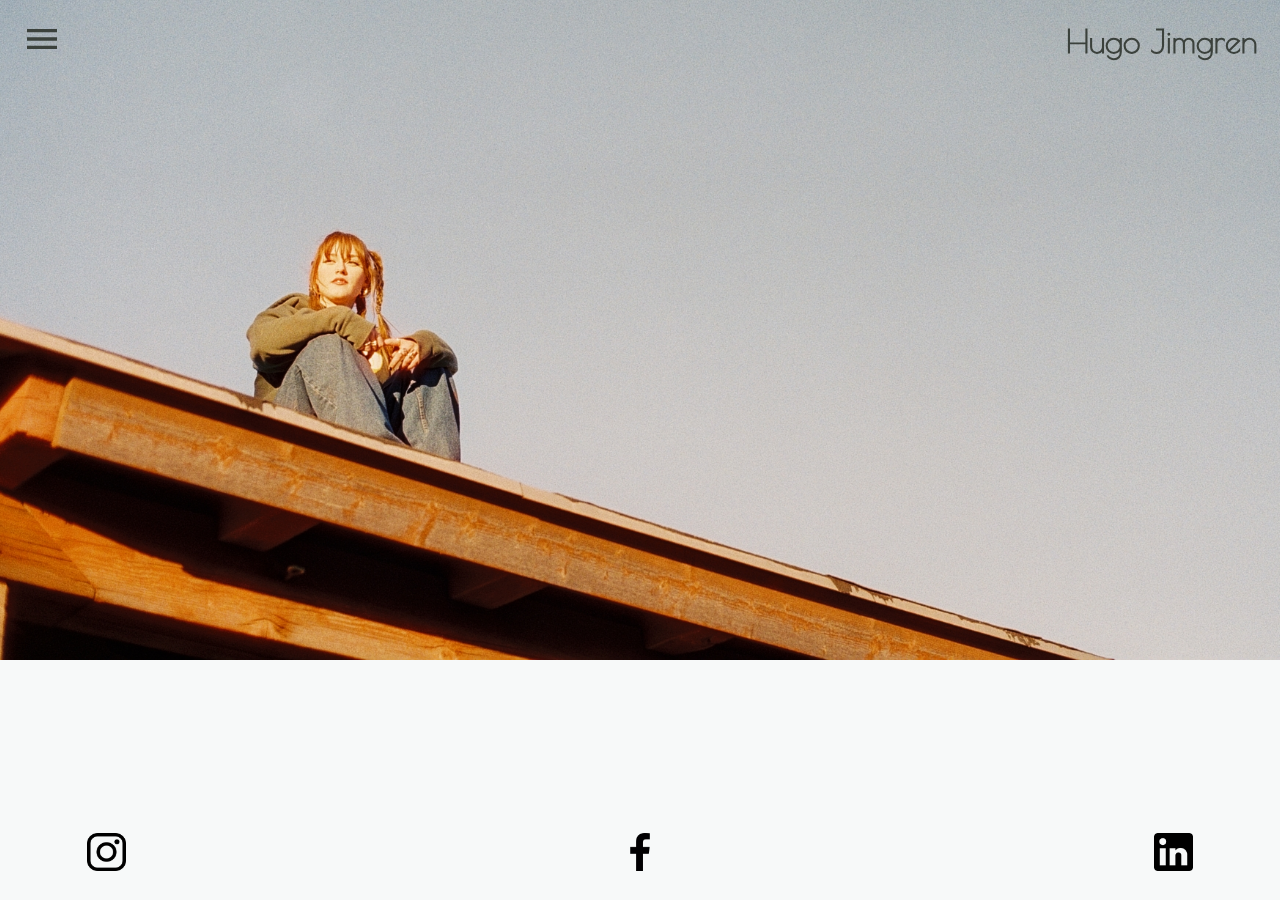
<file: index.html>
<!DOCTYPE html>
<html lang="en">
<head>
    <meta charset="UTF-8">
    <meta http-equiv="X-UA-Compatible" content="IE=edge">
    <meta name="viewport" content="width=device-width, initial-scale=1.0">
    <title>Hugo Jimgren</title>
    <link rel="stylesheet" href="css/style.css">
    <link href="https://fonts.googleapis.com/icon?family=Material+Icons" rel="stylesheet">
</head>
<body>
    <nav class="menu">
        <a href="index.html">
            <h2>hem</h2>
        </a>

        <a href="b&w.html">Black & White</a>
        <a href="hiphop.html">HipHop</a>
        <a href="ringring.html">Ring Ring!</a>
        

        <a href="gear.html">
            <h2>utrustning</h2>
        </a>
    </nav>

    <div class="fade-layer"></div>

    <div class="wrapper1_mobile">
        <header class="header_index">
            <div class="menu-button">
                <i class="material-icons">menu</i>
            </div>

            <h1>
                Hugo Jimgren
            </h1>
        </header>

        <div class="welcome">
            <a href="https://www.instagram.com/"><img class="logo" src="img/87390.png" alt="Instagram"></a>
            <a href="https://www.facebook.com/"><img class="logo" src="img/facebook-app-symbol.png" alt="facebook"></a>
            <a href="https://www.linkedin.com/"><img class="logo" src="img/linkedin-logo.png" alt="linkedin"></a>
        </div>
    </div>

    <div class="wrapper1_desktop">
        <header class="header_index">
            <div class="menu-button2">
                <i class="material-icons">menu</i>
            </div>

            <h1>
                Hugo Jimgren
            </h1>
        </header>

        <div class="welcome">
            <a href="https://www.instagram.com/"><img class="logo" src="img/87390.png" alt="Instagram"></a>
            <a href="https://www.facebook.com/"><img class="logo" src="img/facebook-app-symbol.png" alt="facebook"></a>
            <a href="https://www.linkedin.com/"><img class="logo" src="img/linkedin-logo.png" alt="linkedin"></a>
        </div>
    </div>
    <script src="js/main.js"></script>
</body>
</html>
</file>
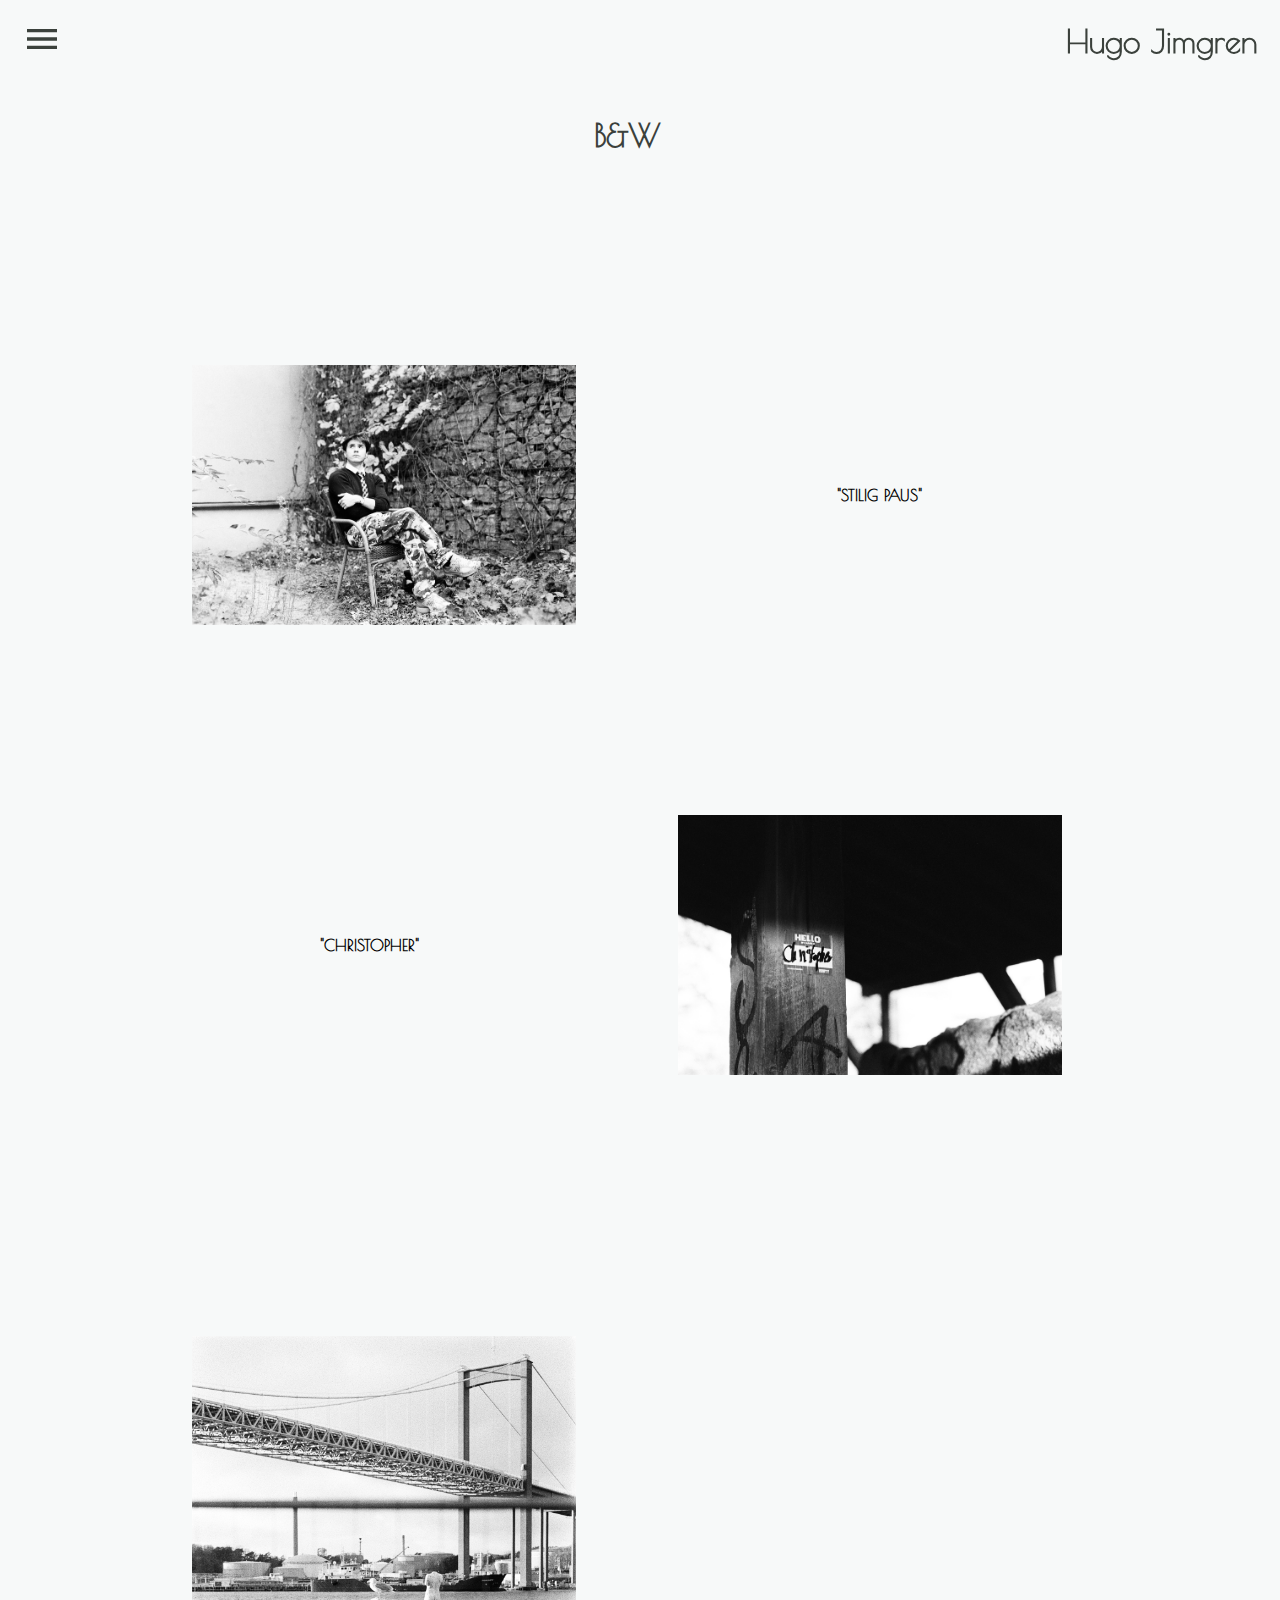
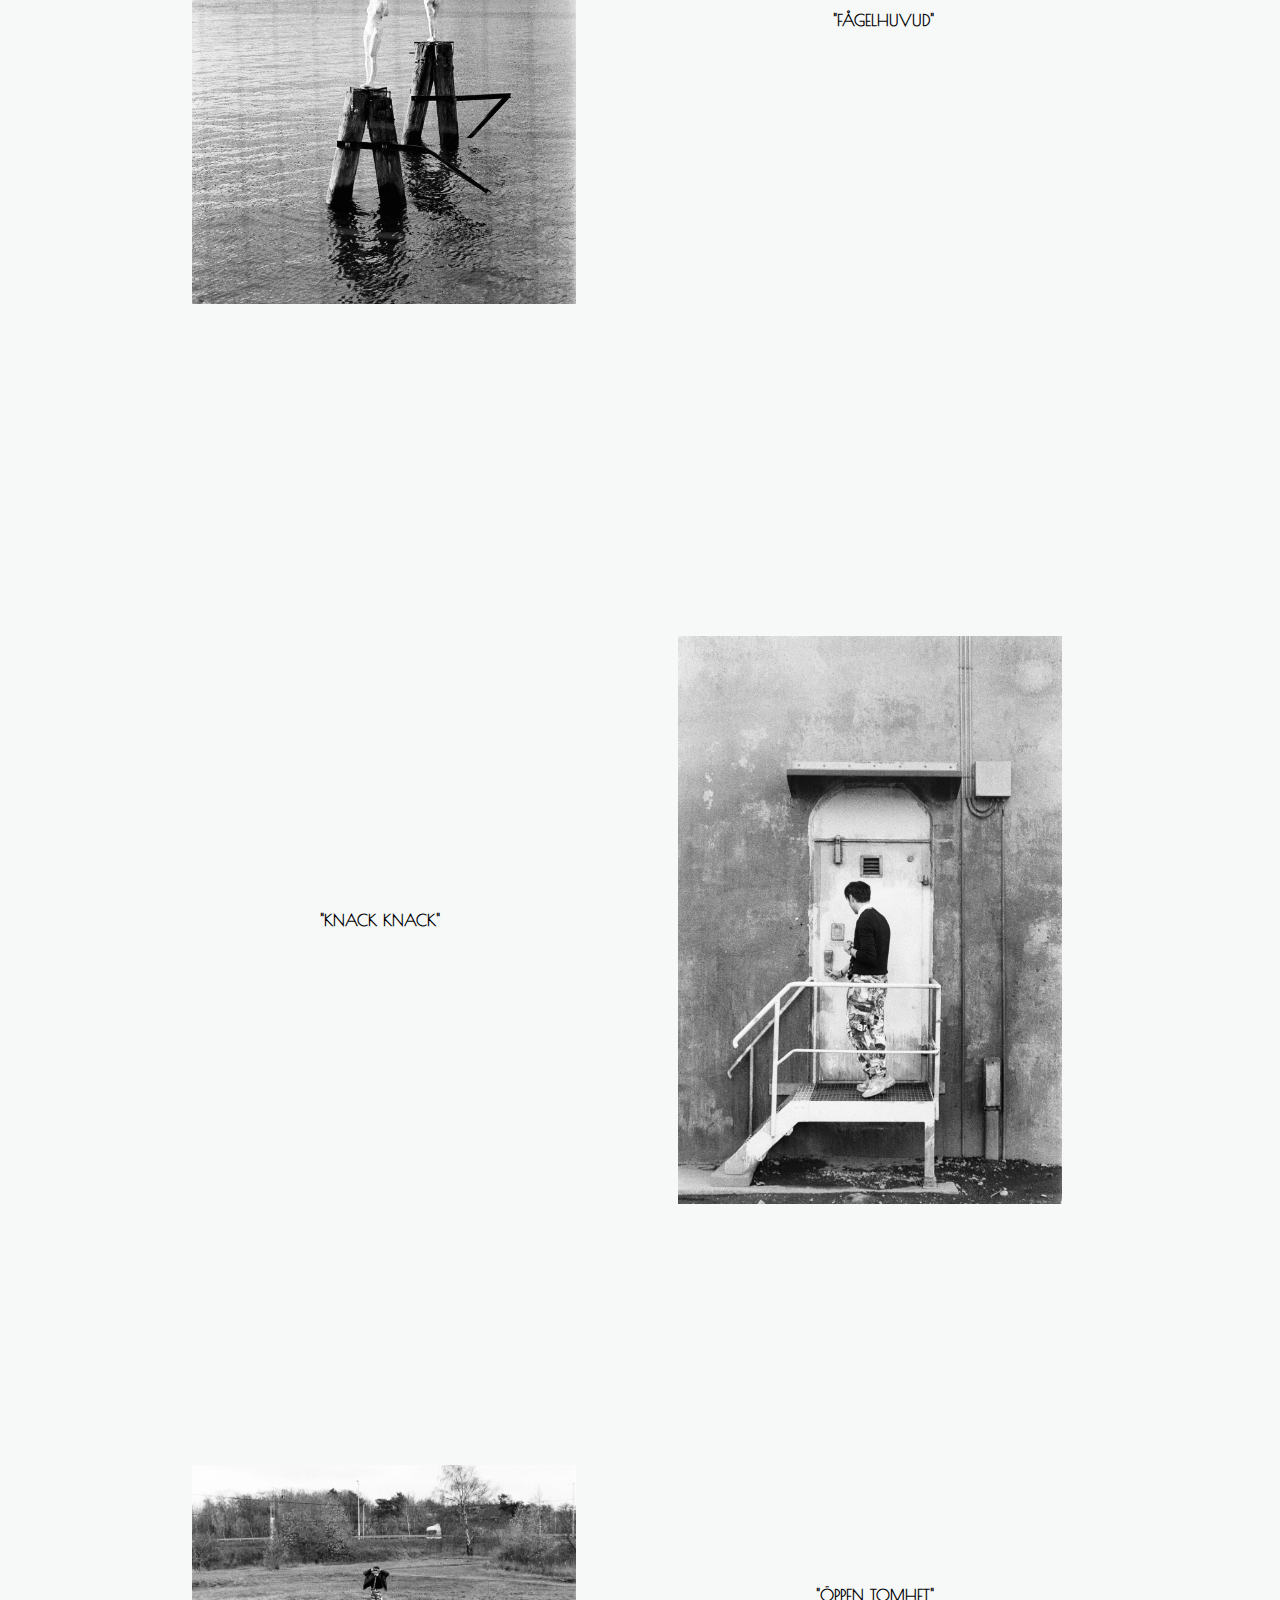
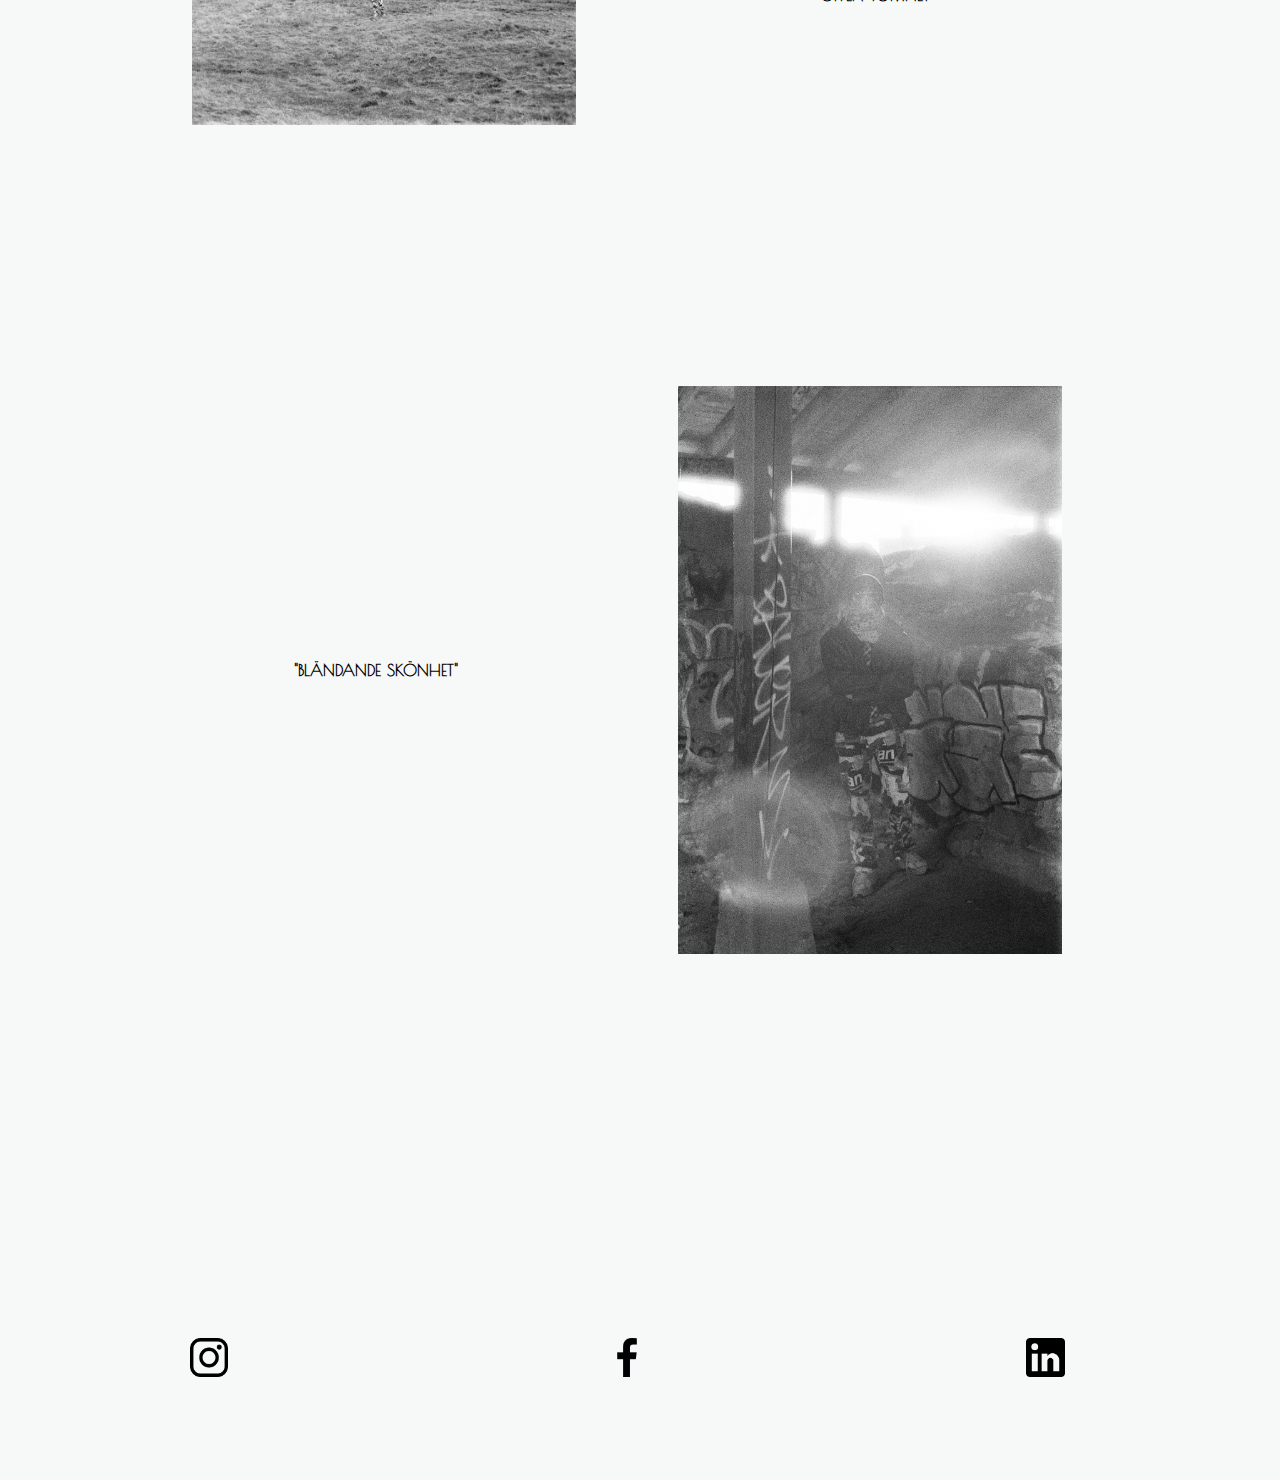
<file: b&w.html>
<!DOCTYPE html>
<html lang="en">
<head>
    <meta charset="UTF-8">
    <meta http-equiv="X-UA-Compatible" content="IE=edge">
    <meta name="viewport" content="width=device-width, initial-scale=1.0">
    <title>Hugo Jimgren</title>
    <link rel="stylesheet" href="css/style.css">
    <link href="https://fonts.googleapis.com/icon?family=Material+Icons" rel="stylesheet">
</head>
<body>
    <nav class="menu">
        <a href="index.html">
            <h2>hem</h2>
        </a>

        <a href="b&w.html">Black & White</a>
        <a href="hiphop.html">HipHop</a>
        <a href="ringring.html">Ring Ring!</a>

        <a href="gear.html">
            <h2>utrustning</h2>
        </a>
    </nav>

    <div class="fade-layer"></div>

    <div class="wrapper2_mobile">
        <header>
            <div class="menu-button">
                <i class="material-icons">menu</i>
            </div>

            <h1>
                Hugo Jimgren
            </h1>
        </header>

        <main class="mn_foto">
            <h3 class="bwrub">B&W</h3>
            <img class="foto" src="img/R1-07281-0013.JPG" alt="">
            <p>"stilig paus"</p>
            <img class="foto" src="img/R1-07281-0020.JPG" alt="">
            <p>"bländande skönhet"</p>
            <img class="foto" src="img/R1-07281-0022.JPG" alt="">
            <p>"fågelhuvud"</p>
            <img class="foto" src="img/R1-07281-0027.JPG" alt="">
            <p>"knack knack"</p>
            <img class="foto" src="img/R1-07281-0031.JPG" alt="">
            <p>"öppen tomhet"</p>
            <img class="foto" src="img/R1-07281-0021.JPG" alt="">
            <p>"christopher"</p>
        </main>

        <footer>
            <img class="logo" src="img/87390.png" alt="Instagram">
            <img class="logo" src="img/facebook-app-symbol.png" alt="facebook">
            <img class="logo" src="img/linkedin-logo.png" alt="linkedin">
        </footer>
    </div>

    <div class="wrapper2_desktop">
        <header class="header_color">
            <div class="menu-button2">
                <i class="material-icons">menu</i>
            </div>

            <h1>
                Hugo Jimgren
            </h1>
        </header>

        <div class="hd2">
            <h3 class="bwrub">B&W</h3>
        </div>

        <div class="isec1">
            <img class="foto" src="img/R1-07281-0013.JPG" alt="">
            <p>"stilig paus"</p>
        </div>

        <div class="isec2">
            <p>"christopher"</p>
            <img class="foto" src="img/R1-07281-0021.JPG" alt="">
        </div>

        <div class="isec3">
            <img class="foto" src="img/R1-07281-0022.JPG" alt="">
            <p>"fågelhuvud"</p>
        </div>

        <div class="isec4">
            <p>"knack knack"</p>
            <img class="foto" src="img/R1-07281-0027.JPG" alt="">
        </div>

        <div class="isec5">
            <img class="foto" src="img/R1-07281-0031.JPG" alt="">
            <p>"öppen tomhet"</p>
        </div>

        <div class="isec6">
            <p>"bländande skönhet"</p>
            <img class="foto" src="img/R1-07281-0020.JPG" alt="">
        </div>



        <footer>
            <a href="https://www.instagram.com/"><img class="logo" src="img/87390.png" alt="Instagram"></a>
            <a href="https://www.facebook.com/"><img class="logo" src="img/facebook-app-symbol.png" alt="facebook"></a>
            <a href="https://www.linkedin.com/"><img class="logo" src="img/linkedin-logo.png" alt="linkedin"></a>
        </footer>
    </div>

    <script src="js/main.js"></script>
</body>
</html>
</file>
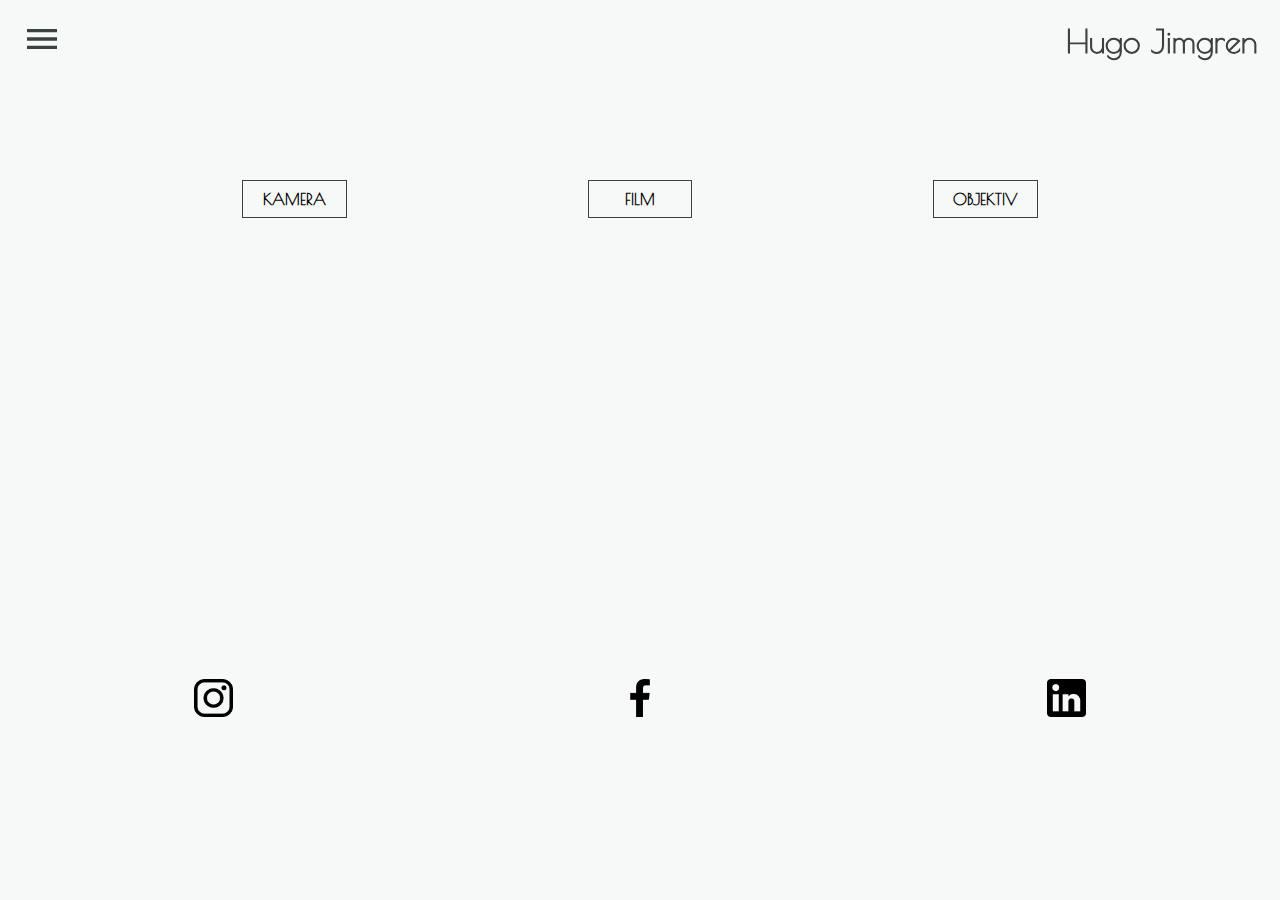
<file: gear.html>
<!DOCTYPE html>
<html lang="en">
<head>
    <meta charset="UTF-8">
    <meta http-equiv="X-UA-Compatible" content="IE=edge">
    <meta name="viewport" content="width=device-width, initial-scale=1.0">
    <title>Hugo Jimgren</title>
    <link rel="stylesheet" href="css/style.css">
    <link href="https://fonts.googleapis.com/icon?family=Material+Icons" rel="stylesheet">
</head>
<body>
    <nav class="menu">
        <a href="index.html">
            <h2>hem</h2>
        </a>

        <a href="b&w.html">Black & White</a>
        <a href="hiphop.html">HipHop</a>
        <a href="ringring.html">Ring Ring!</a>

        <a href="gear.html">
            <h2>utrustning</h2>
        </a>
    </nav>

    <div class="fade-layer"></div>

    <div class="wrapper_gear">
        <header>
            <div class="menu-button">
                <i class="material-icons">menu</i>
            </div>

            <h1>
                Hugo Jimgren
            </h1>
        </header>

        <div class="sec1">

            <div id="button" class="cam_button">
                <p>kamera</p>
            </div>

            <div id="button" class="film_button">
                <p>film</p>
            </div>

            <div id="button" class="lens_button">
                <p>objektiv</p>
            </div>

        </div>

        <div class="sec2">

            <div class="gear_box">
                <img class="gear_img1" src="/img/nikonf3.png" alt="kamera">
                <img class="gear_img3" src="/img/nikkor50.png" alt="objektiv">
                <img class="gear_img2" src="/img/film.png" alt="film">
            </div>

        </div>

        <footer>
            <a href="https://www.instagram.com/"><img class="logo" src="img/87390.png" alt="Instagram"></a>
            <a href="https://www.facebook.com/"><img class="logo" src="img/facebook-app-symbol.png" alt="facebook"></a>
            <a href="https://www.linkedin.com/"><img class="logo" src="img/linkedin-logo.png" alt="linkedin"></a>
        </footer>
    </div>

    <script src="js/main.js"></script>
</body>
</html>
</file>
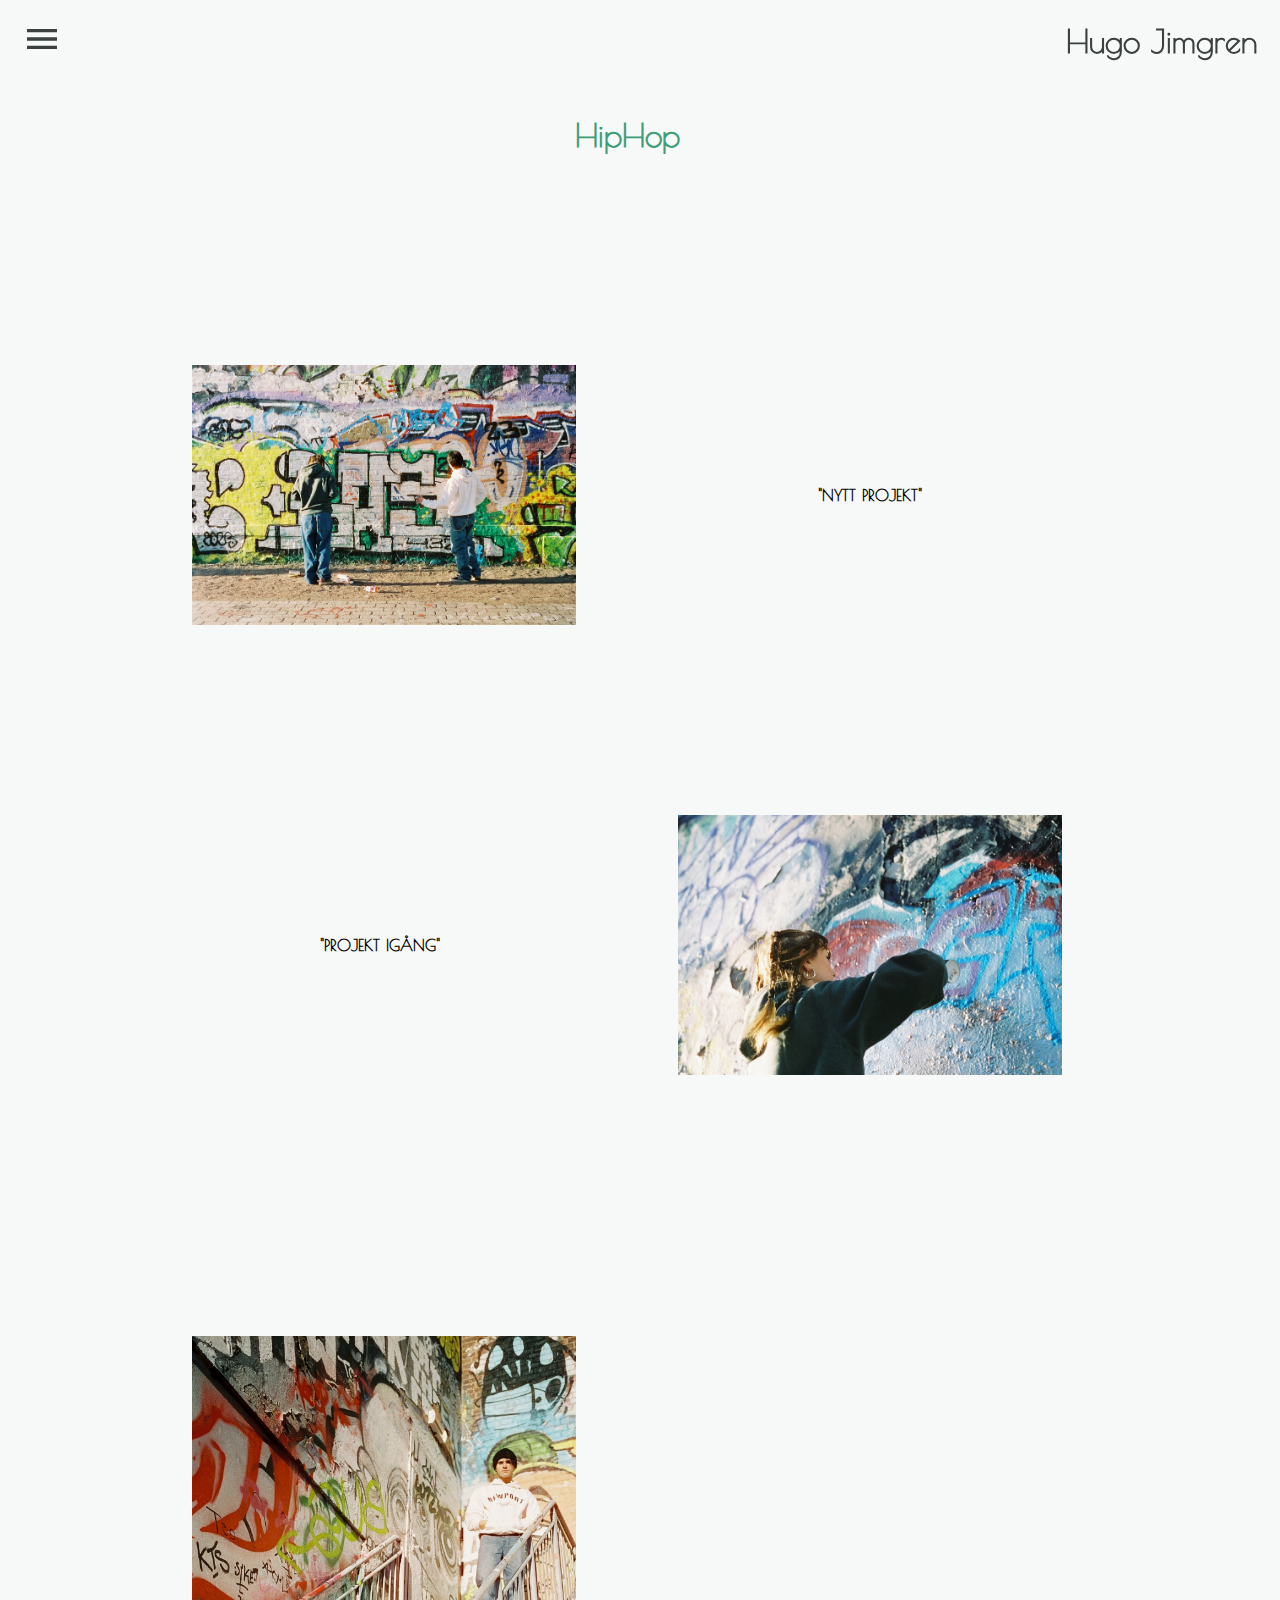
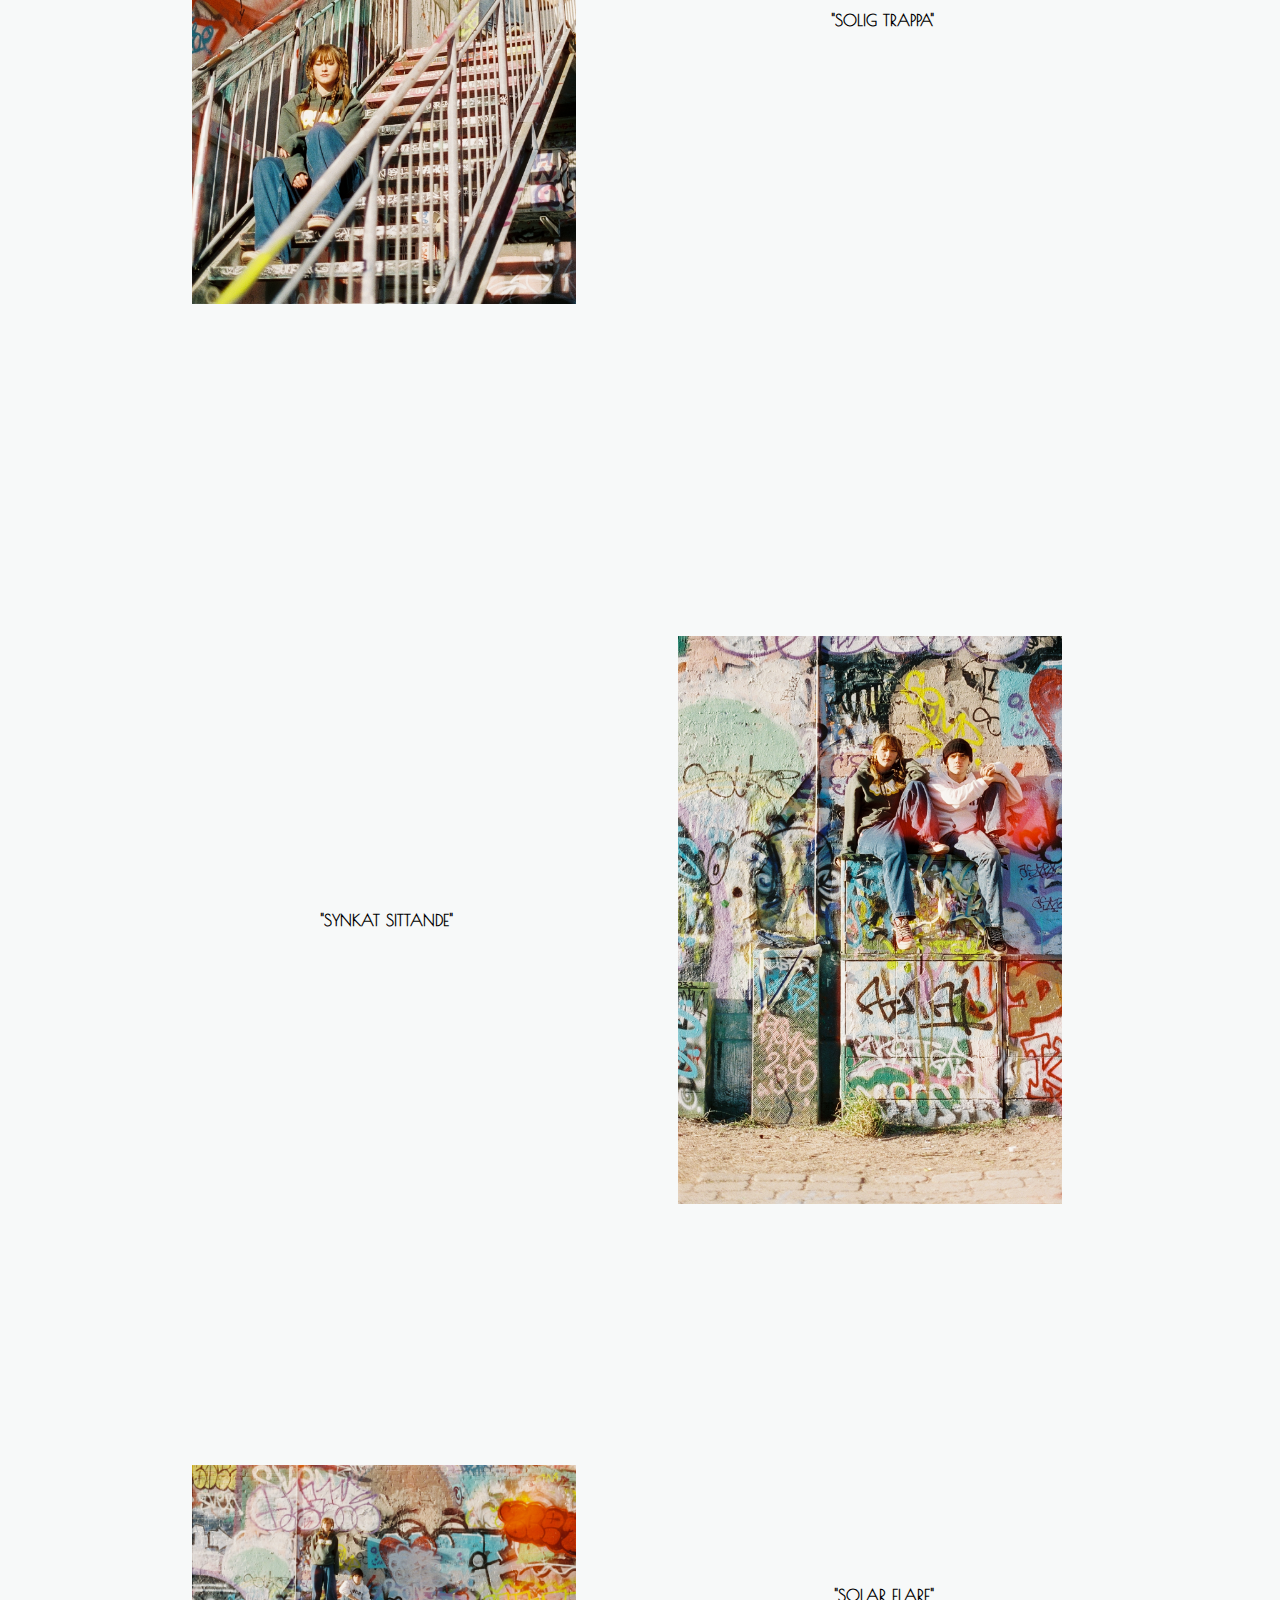
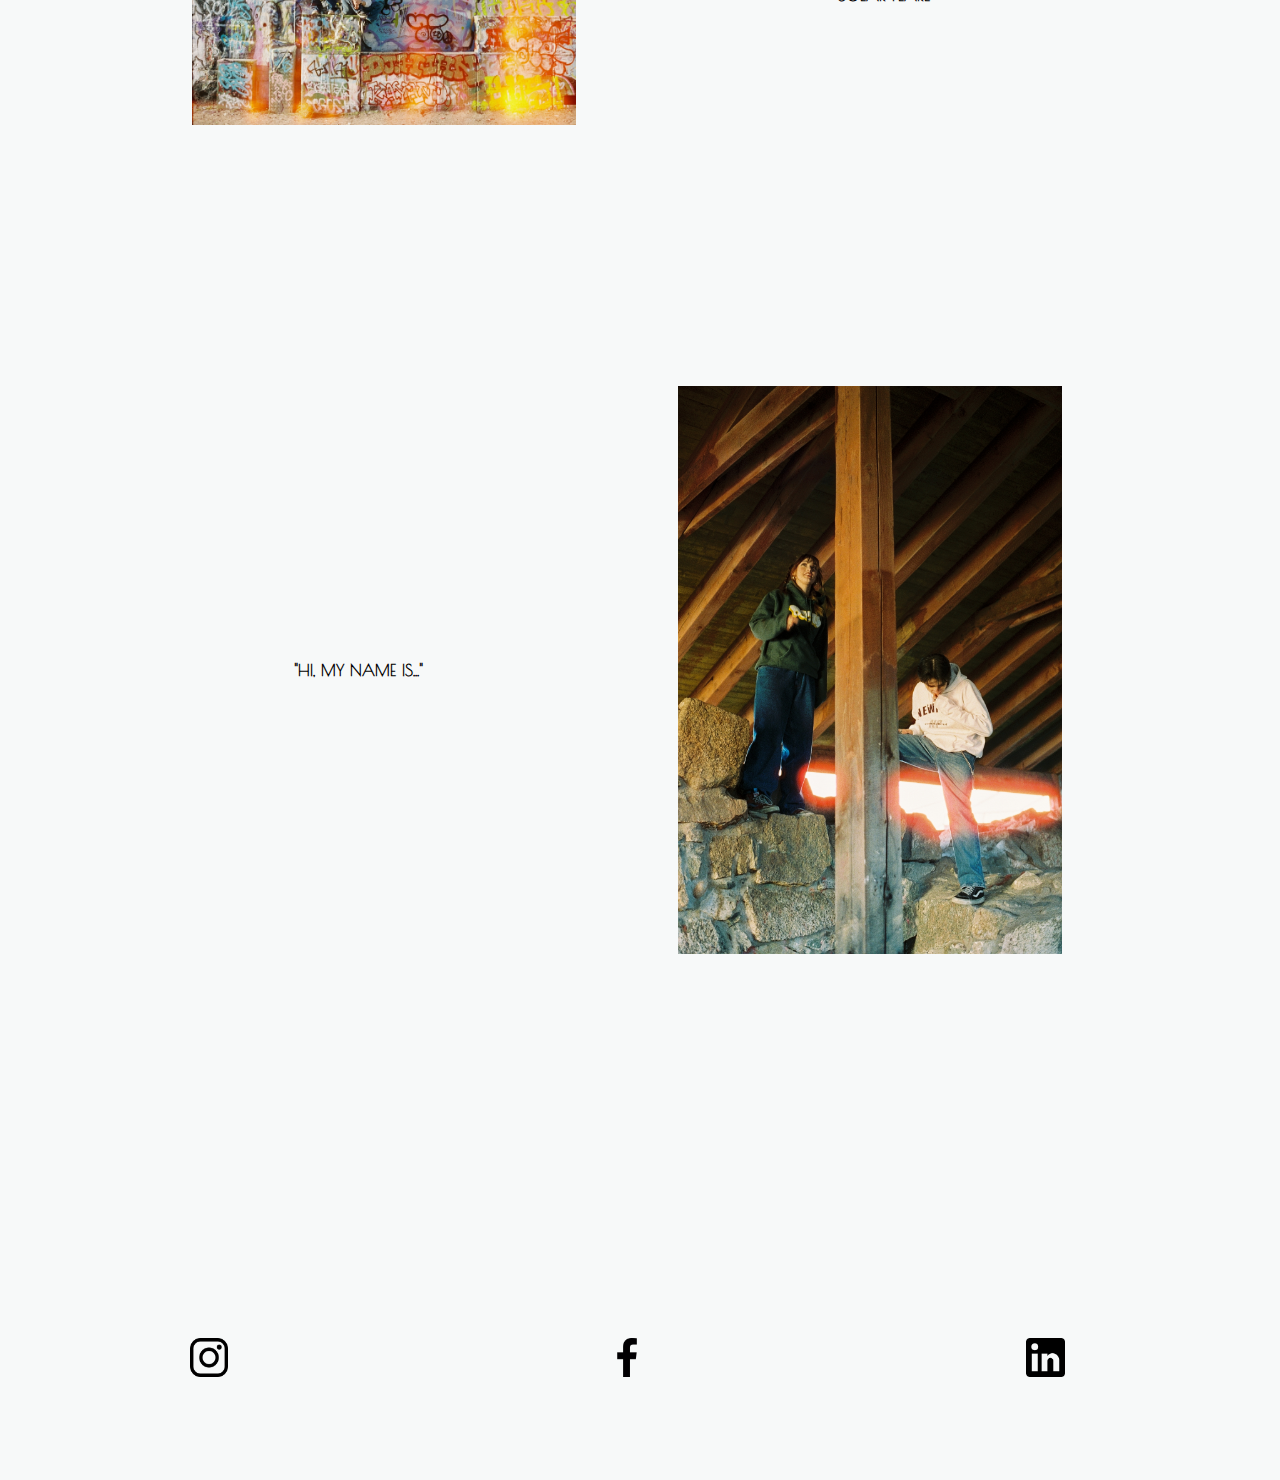
<file: hiphop.html>
<!DOCTYPE html>
<html lang="en">
<head>
    <meta charset="UTF-8">
    <meta http-equiv="X-UA-Compatible" content="IE=edge">
    <meta name="viewport" content="width=device-width, initial-scale=1.0">
    <title>Hugo Jimgren</title>
    <link rel="stylesheet" href="css/style.css">
    <link href="https://fonts.googleapis.com/icon?family=Material+Icons" rel="stylesheet">
</head>
<body>

    <nav class="menu">
        <a href="index.html">
            <h2>hem</h2>
        </a>

        <a href="b&w.html">Black & White</a>
        <a href="hiphop.html">HipHop</a>
        <a href="ringring.html">Ring Ring!</a>

        <a href="gear.html">
            <h2>utrustning</h2>
        </a>
    </nav>

    <div class="fade-layer"></div>

    <div class="wrapper2_mobile">
        <header class="header_color">
            <div class="menu-button">
                <i class="material-icons">menu</i>
            </div>

            <h1>
                Hugo Jimgren
            </h1>
        </header>

        <main class="mn_foto">
            <h3 class="hiprub">HipHop</h3>
            <img class="foto" src="img/R1-09094-0020.JPG" alt="nytt projekt">
            <p>"nytt projekt"</p>
            <img class="foto" src="img/R1-09094-0022.JPG" alt="projekt igång">
            <p>"projekt igång"</p>
            <img class="foto" src="img/R1-09094-0025.JPG" alt="solig trappa">
            <p>"solig trappa"</p>
            <img class="foto" src="img/R1-09094-0031.JPG" alt="synkat sittande">
            <p>"synkat sittande"</p>
            <img class="foto" src="img/R1-09094-0033.JPG" alt="solar flare">
            <p>"solar flare"</p>
            <img class="foto" src="img/R1-09094-0014.JPG" alt="Hi, my name is...">
            <p>"Hi, my name is..."</p>
        </main>

        <footer>
            <img class="logo" src="img/87390.png" alt="Instagram">
            <img class="logo" src="img/facebook-app-symbol.png" alt="facebook">
            <img class="logo" src="img/linkedin-logo.png" alt="linkedin">
        </footer>
    </div>

    <div class="wrapper2_desktop">
        <header class="header_color">
            <div class="menu-button2">
                <i class="material-icons">menu</i>
            </div>

            <h1>
                Hugo Jimgren
            </h1>
        </header>

        <div class="hd2">
            <h3 class="hiprub">HipHop</h3>
        </div>

        <div class="isec1">
            <img class="foto" id="foto1" src="img/R1-09094-0020.JPG" alt="nytt projekt">
            <p>"nytt projekt"</p>
        </div>

        <div class="isec2">
            <p>"projekt igång"</p>
            <img class="foto" id="foto2" src="img/R1-09094-0022.JPG" alt="projekt igång">
        </div>

        <div class="isec3">
            <img class="foto" id="foto3" src="img/R1-09094-0025.JPG" alt="solig trappa">
            <p>"solig trappa"</p>
        </div>

        <div class="isec4">
            <p>"synkat sittande"</p>
            <img class="foto" id="foto4" src="img/R1-09094-0031.JPG" alt="synkat sittande">
        </div>

        <div class="isec5">
            <img class="foto" id="foto5" src="img/R1-09094-0033.JPG" alt="solar flare">
            <p>"solar flare"</p>
        </div>

        <div class="isec6">
            <p>"Hi, my name is..."</p>
            <img class="foto" id="foto6" src="img/R1-09094-0014.JPG" alt="Hi, my name is...">
        </div>



        <footer>
            <a href="https://www.instagram.com/"><img class="logo" src="img/87390.png" alt="Instagram"></a>
            <a href="https://www.facebook.com/"><img class="logo" src="img/facebook-app-symbol.png" alt="facebook"></a>
            <a href="https://www.linkedin.com/"><img class="logo" src="img/linkedin-logo.png" alt="linkedin"></a>
        </footer>
    </div>
    <script src="js/main.js"></script>
</body>
</html>
</file>
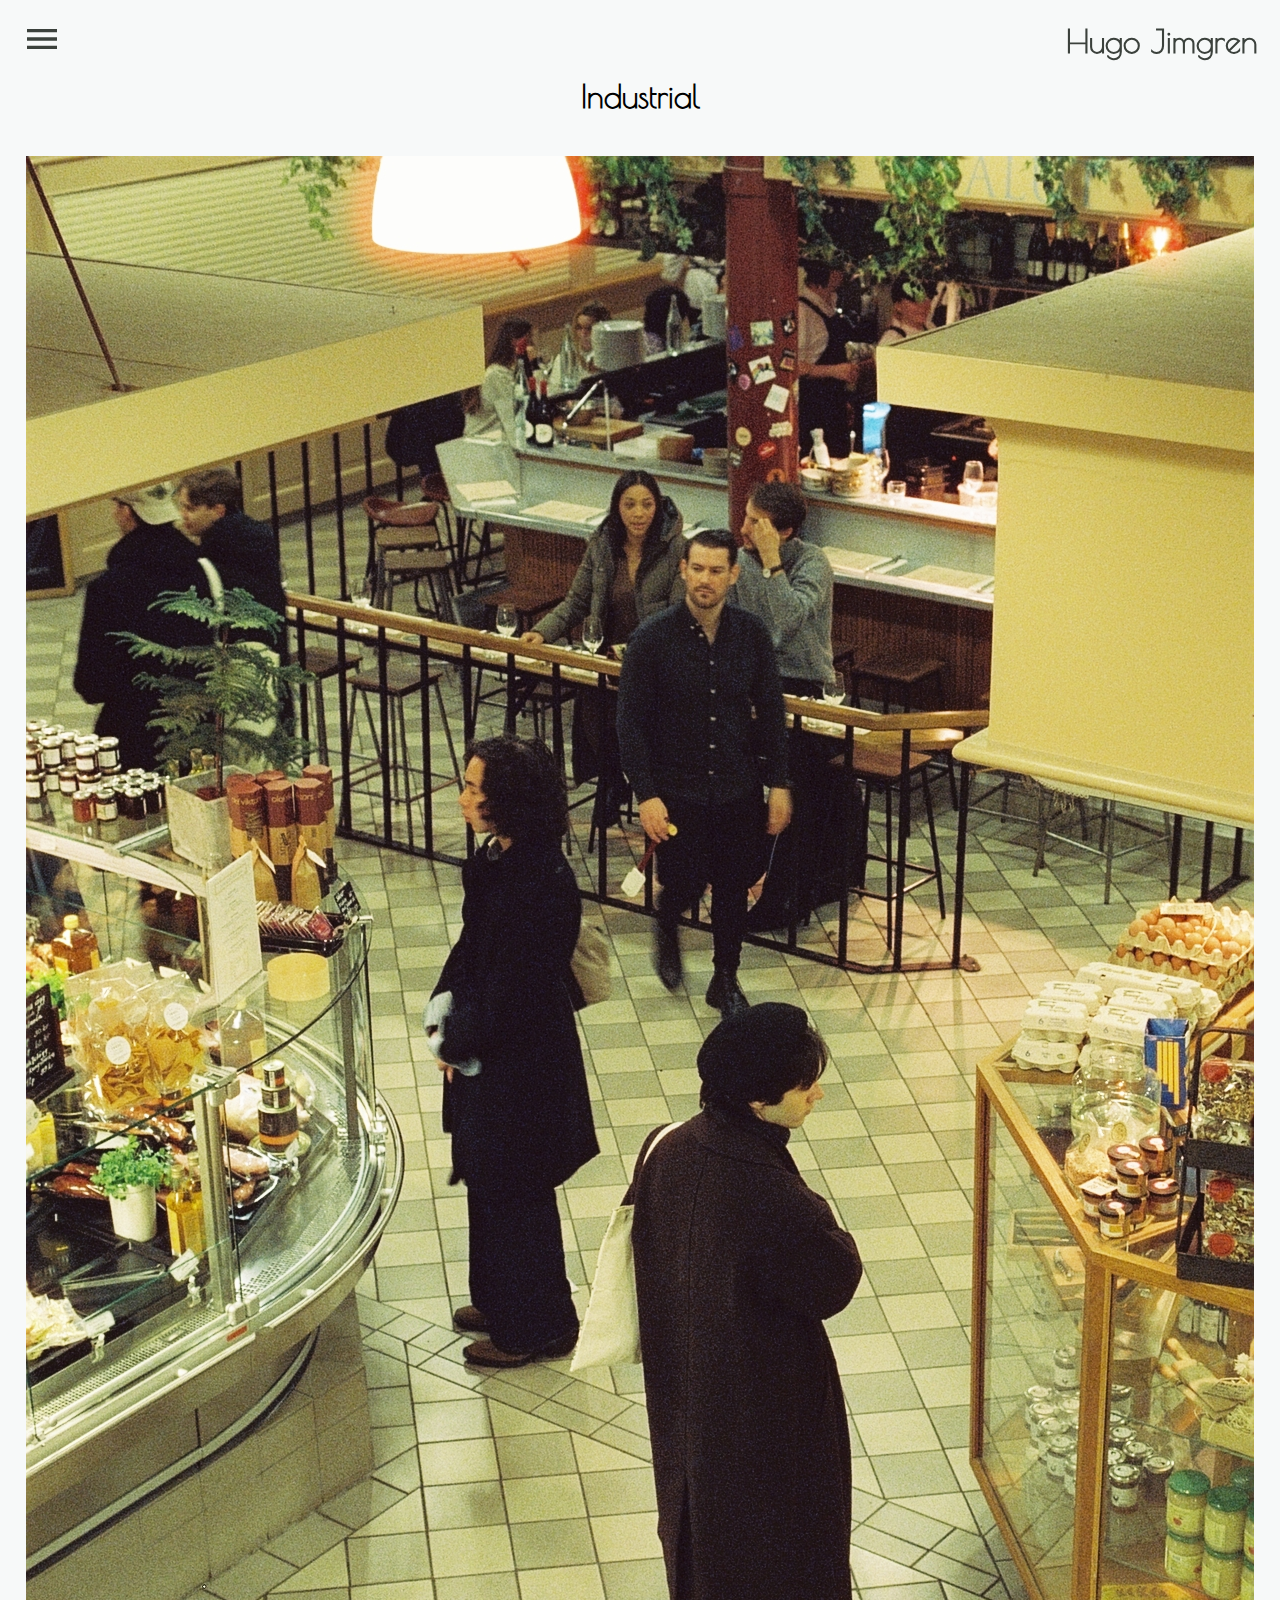
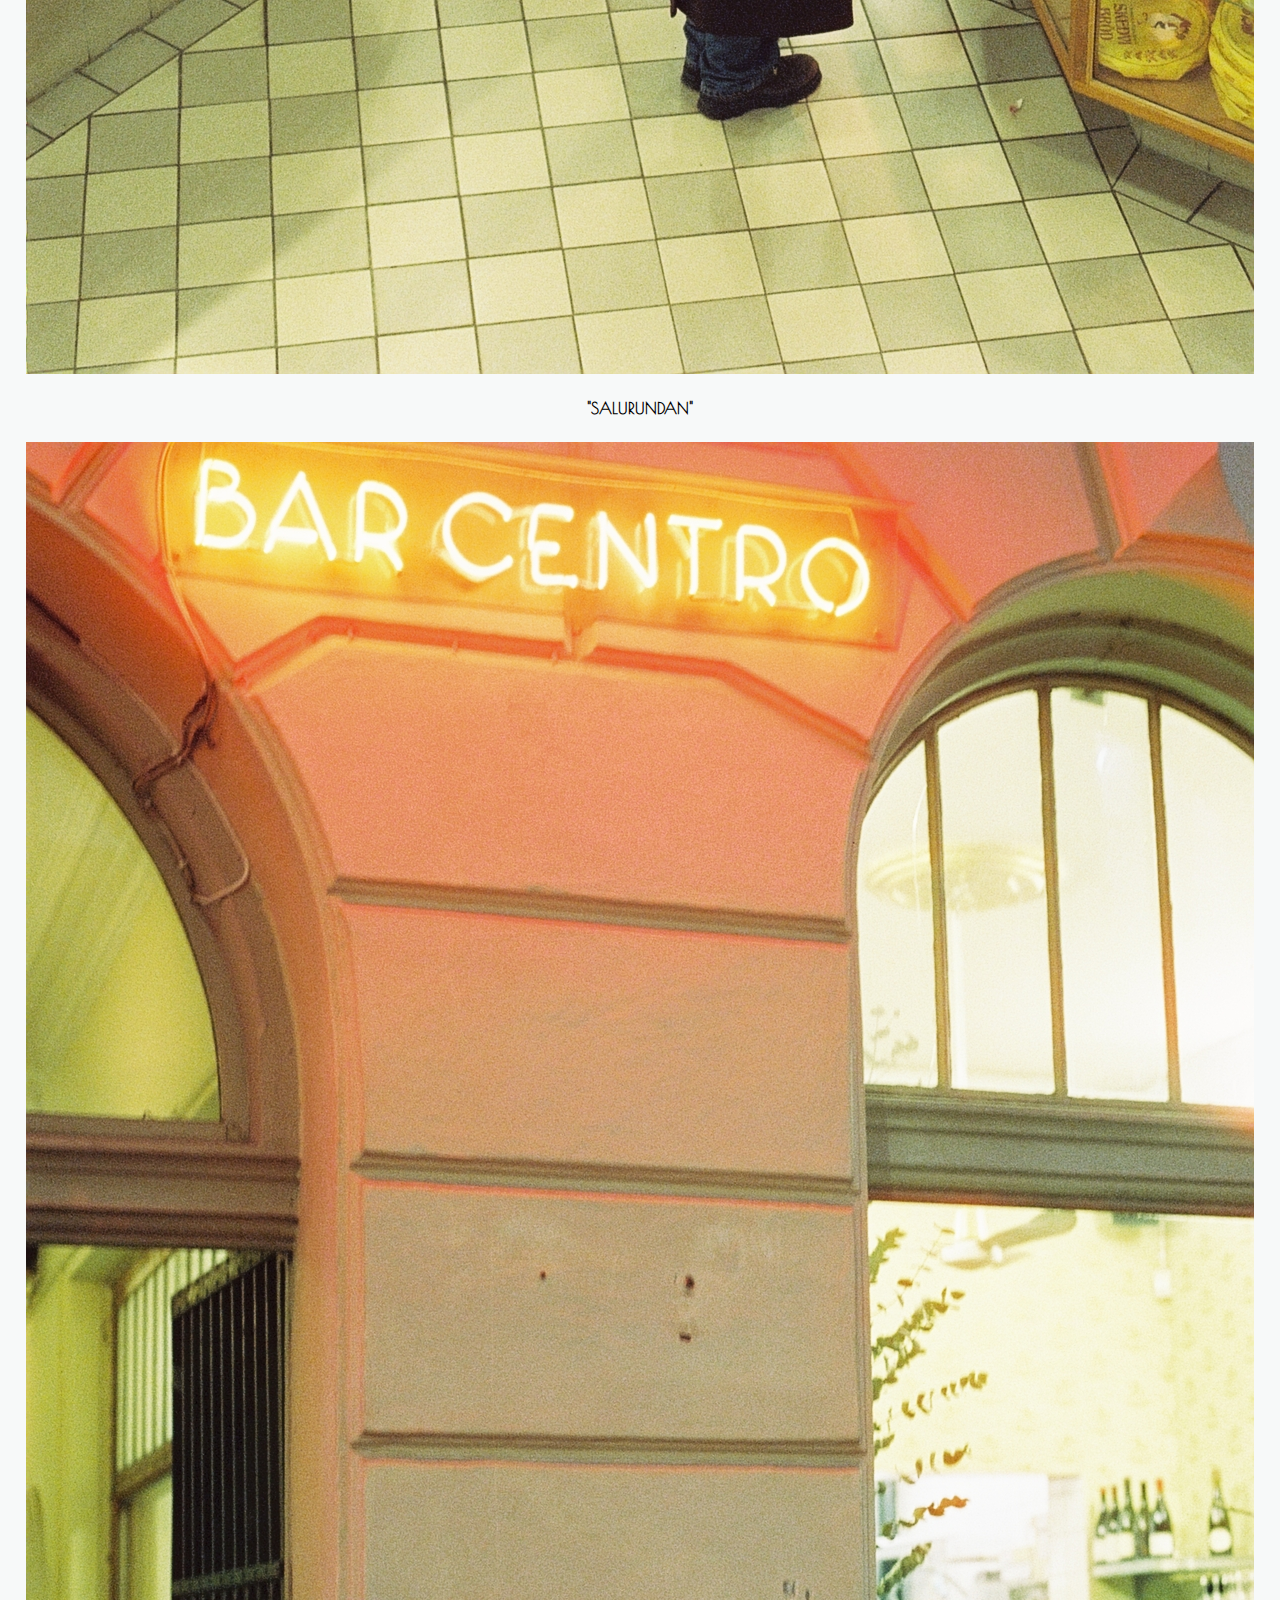
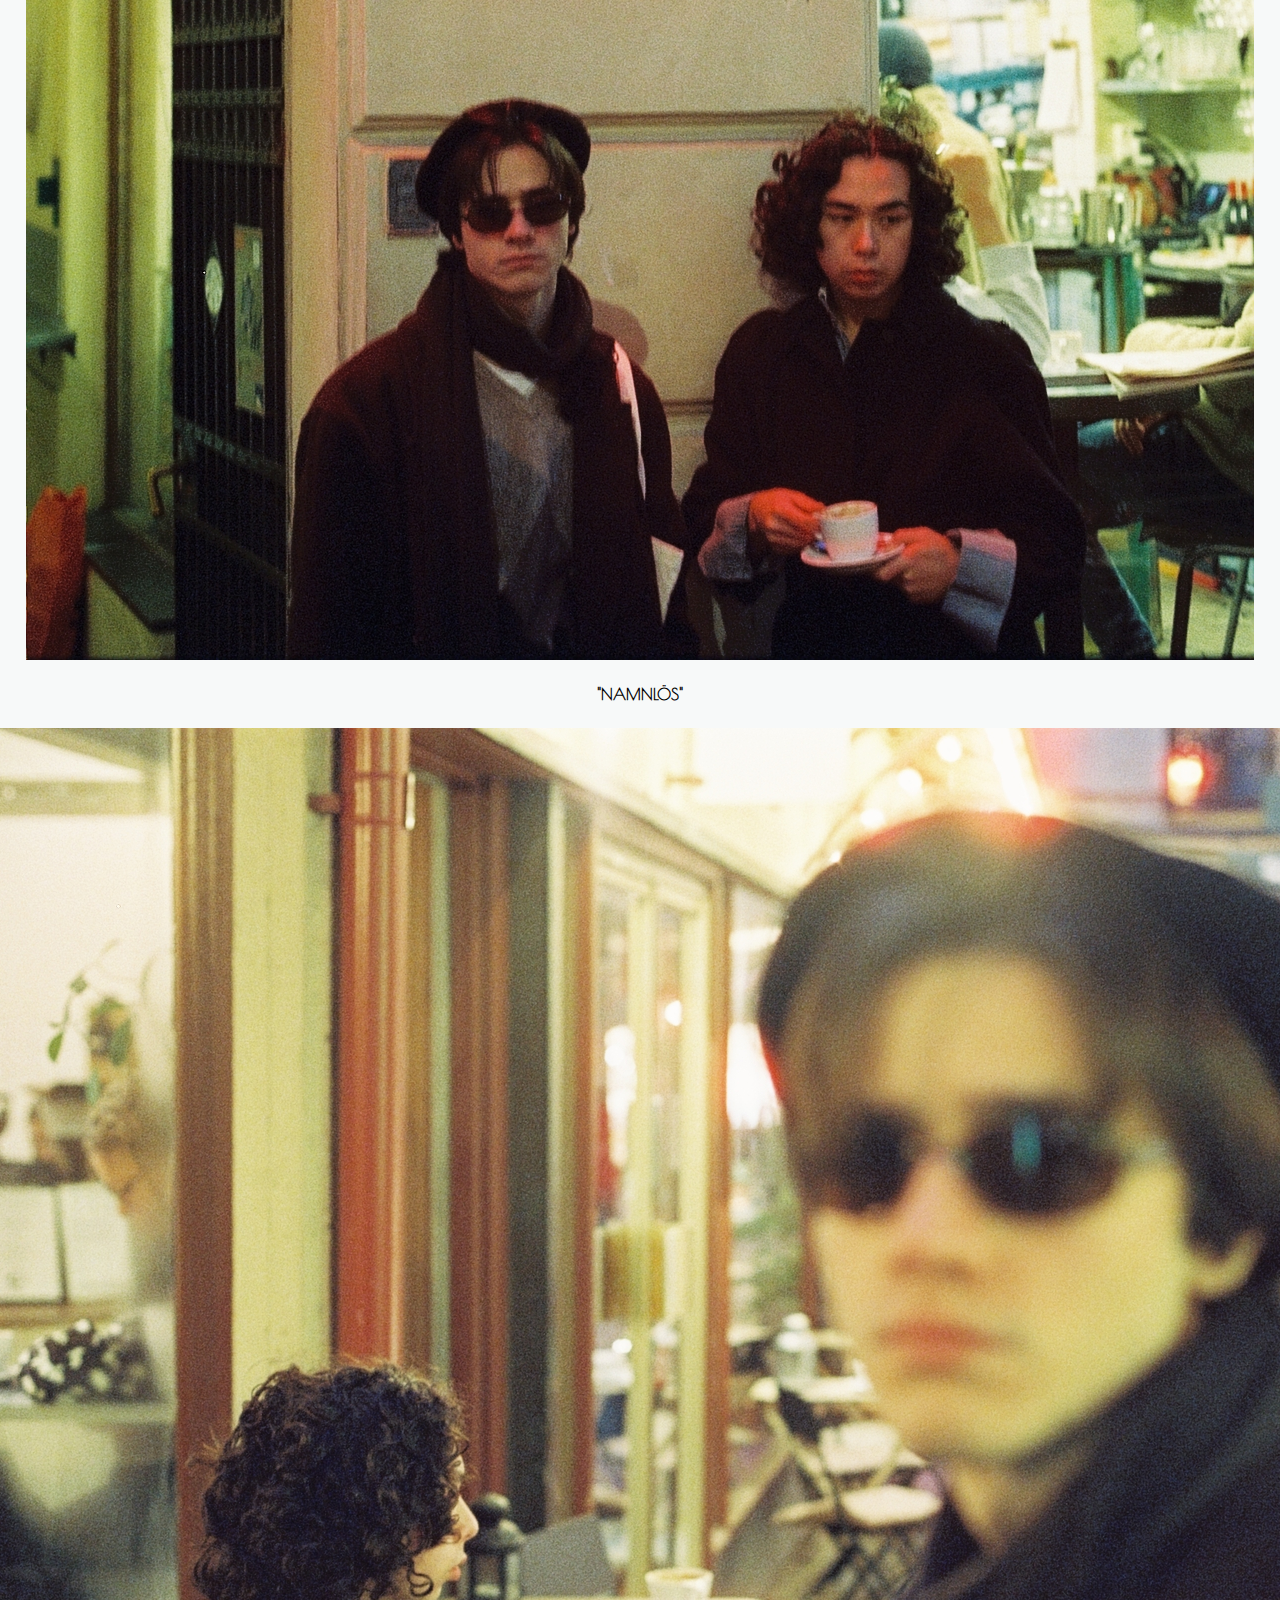
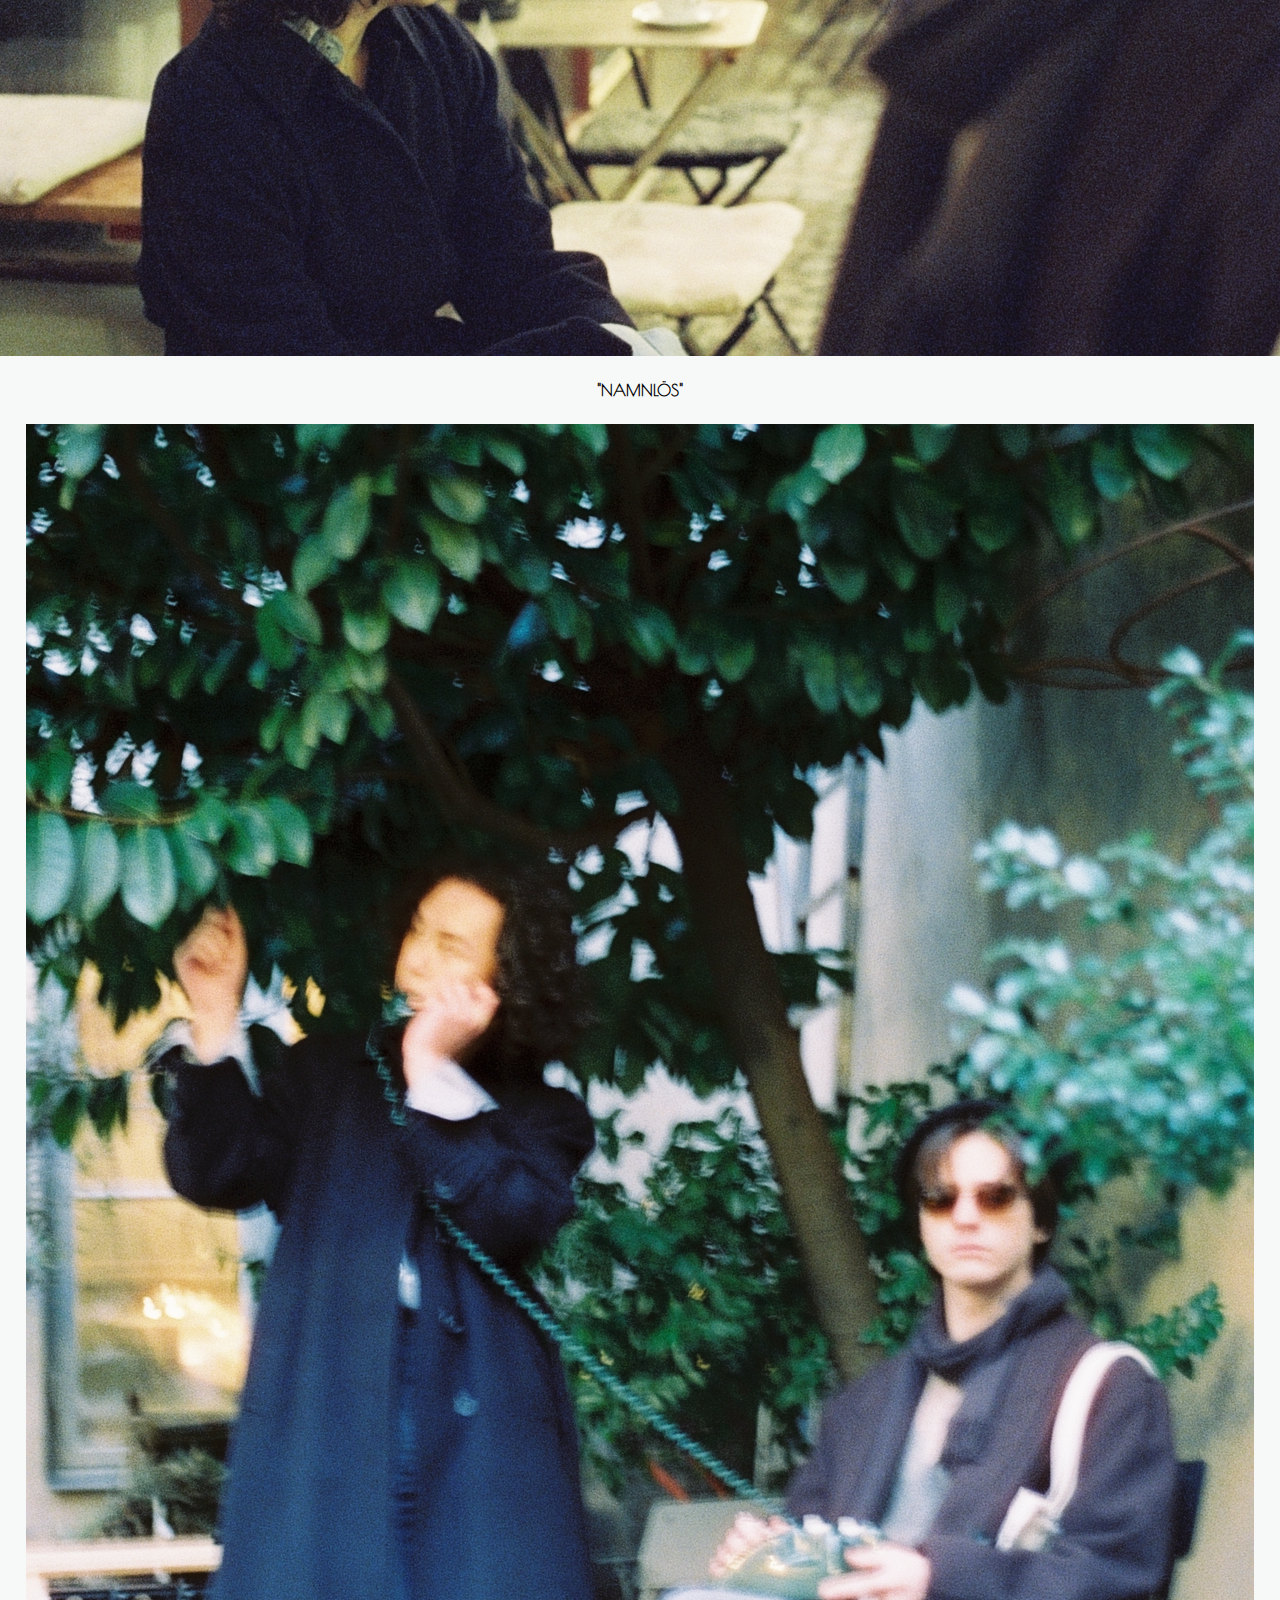
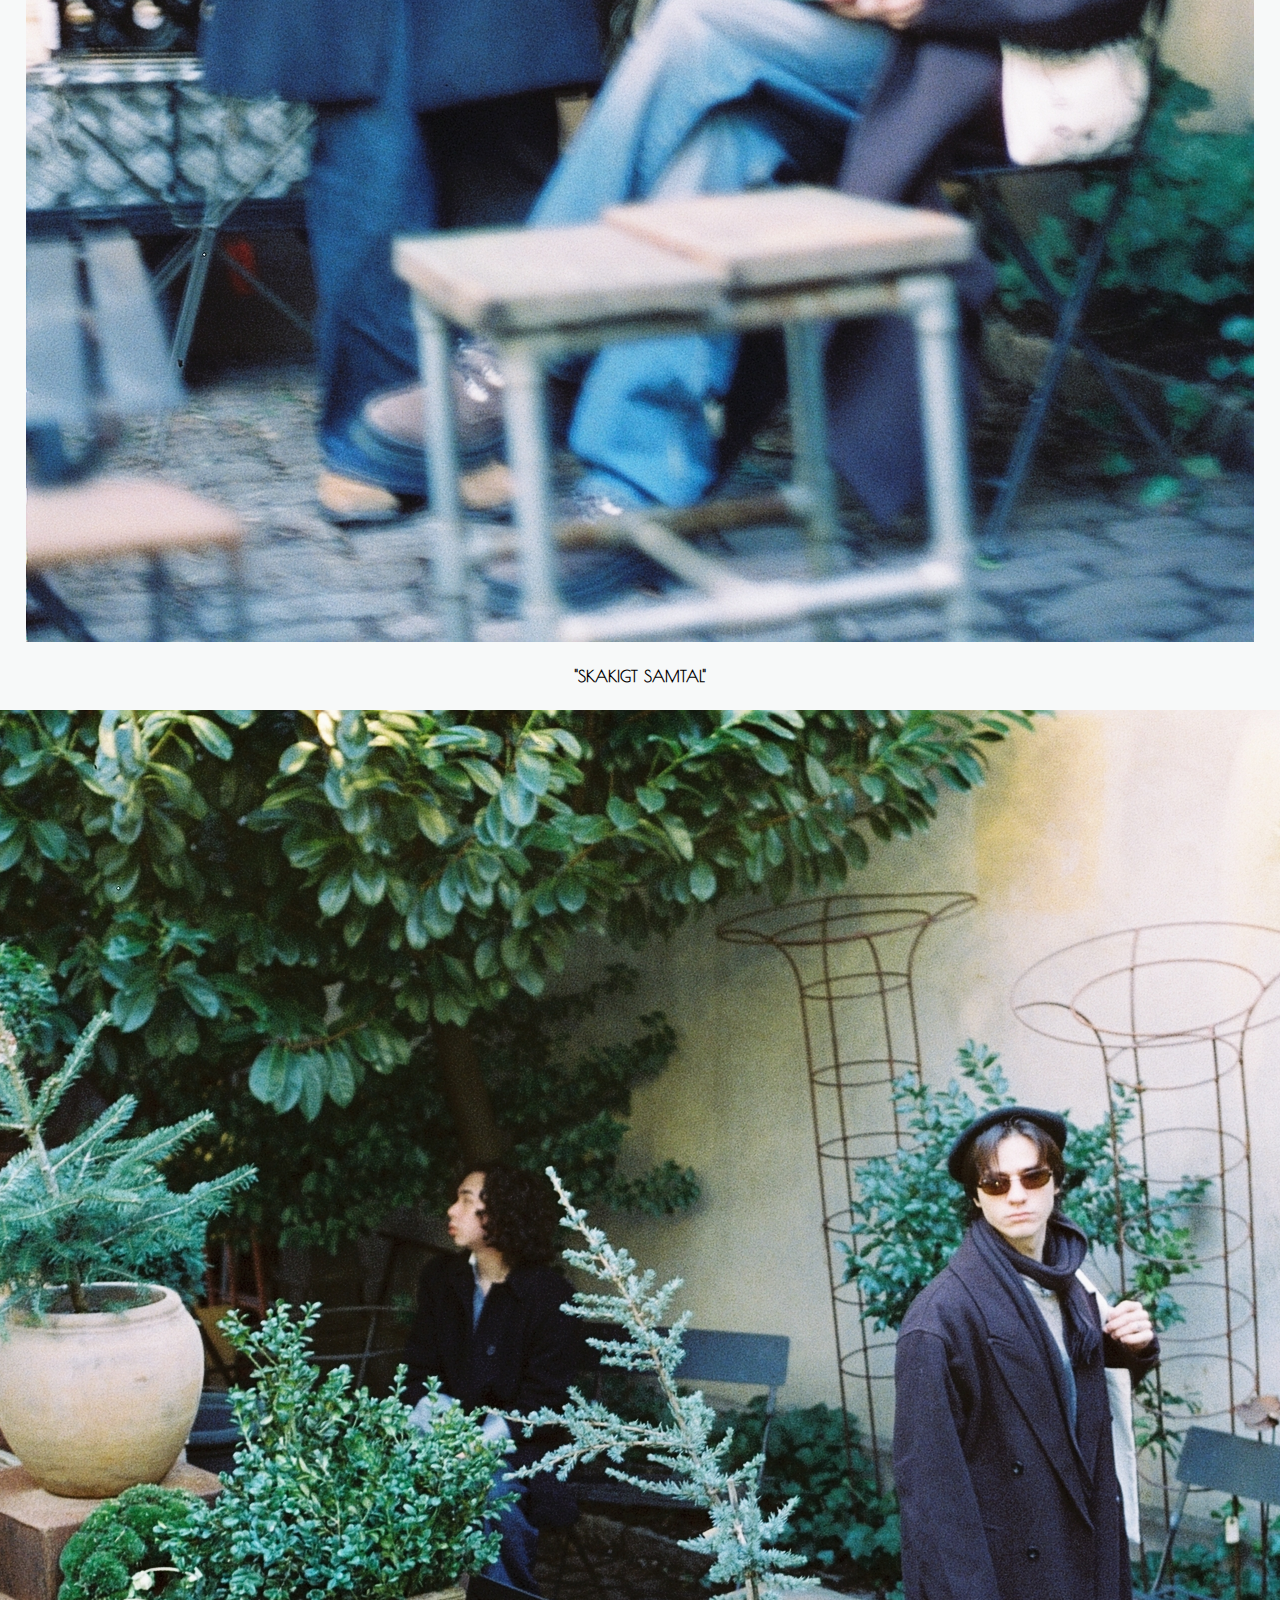
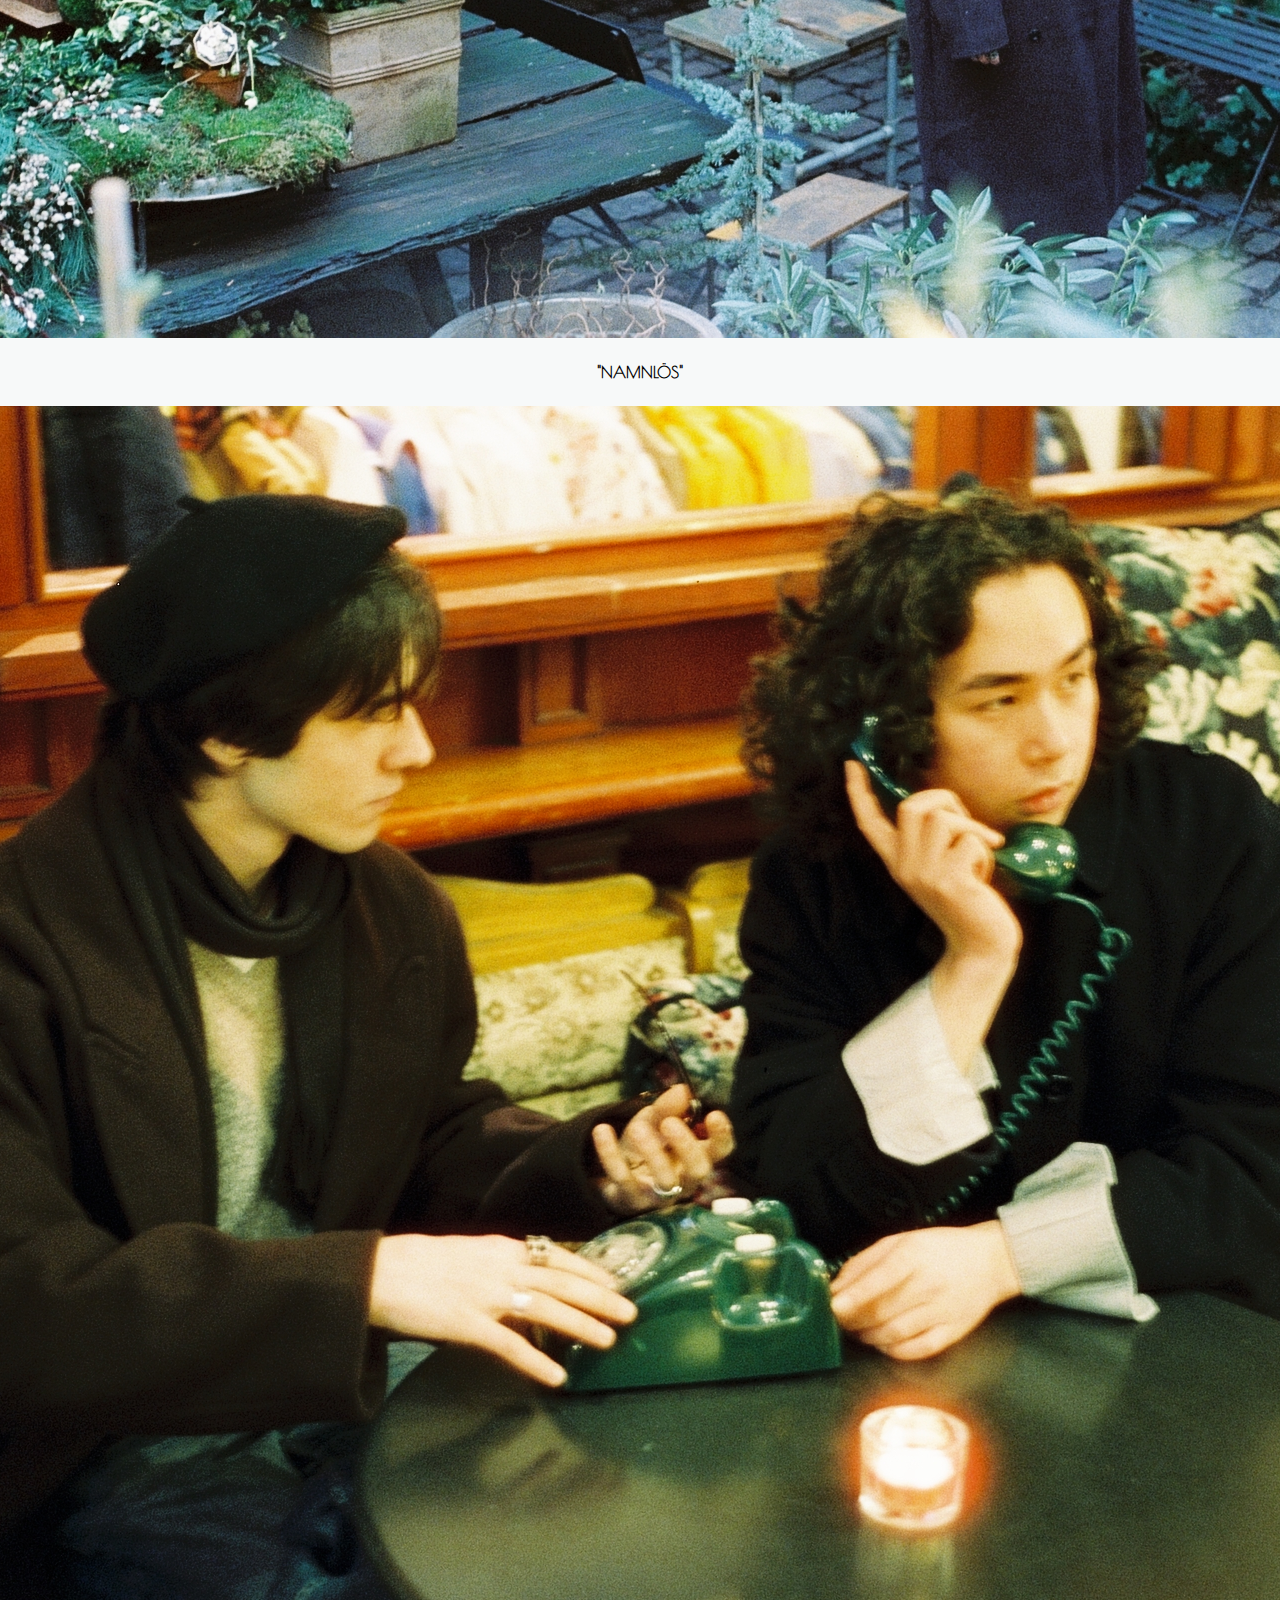
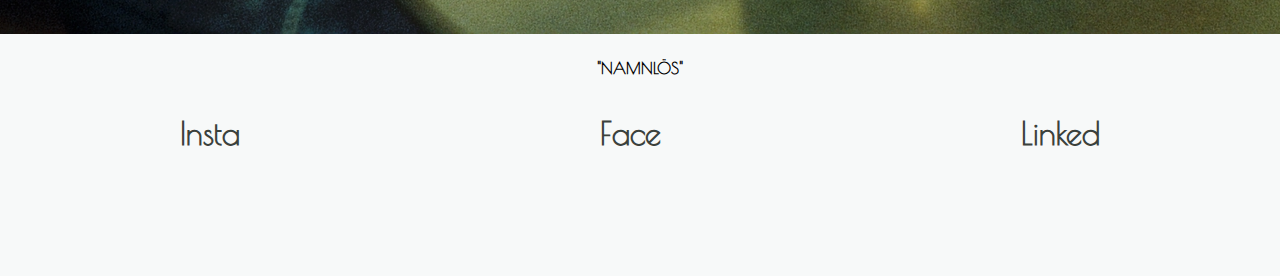
<file: industrial.html>
<!DOCTYPE html>
<html lang="en">
<head>
    <meta charset="UTF-8">
    <meta http-equiv="X-UA-Compatible" content="IE=edge">
    <meta name="viewport" content="width=device-width, initial-scale=1.0">
    <title>Document</title>
    <link rel="stylesheet" href="css/style.css">
    <link href="https://fonts.googleapis.com/icon?family=Material+Icons" rel="stylesheet">
</head>
<body>
    <nav class="menu">
        <a href="index.html">
            <h2>hem</h2>
        </a>

        <h2>
            fotografier
        </h2>

        <ul>
            <li><a href="b&w.html">Black & White</a></li>
            <li><a href="industrial.html">Industrial</a></li>
            <li><a href="ringring.html">Ring Ring!</a></li>
        </ul>

        <a href="gear.html">
            <h2>utrustning</h2>
        </a>
    </nav>

    <div class="fade-layer"></div>

    <div class="wrapper2">
        <header>
            <div class="menu-button">
                <i class="material-icons">menu</i>
            </div>

            <h1>
                Hugo Jimgren
            </h1>
        </header>

        <main class="mn_foto">
            <h3>Industrial</h3>
            <img src="img/R1-08342-0015.JPG" alt="">
            <p>"salurundan"</p>
            <img src="img/R1-08342-0022.JPG" alt="">
            <p>"namnlös"</p>
            <img src="img/R1-08342-0026.JPG" alt="">
            <p>"namnlös"</p>
            <img src="img/R1-08342-0030.JPG" alt="">
            <p>"skakigt samtal"</p>
            <img src="img/R1-08342-0032.JPG" alt="">
            <p>"namnlös"</p>
            <img src="img/R1-08342-0034.JPG" alt="">
            <p>"namnlös"</p>
        </main>

        <footer>
            <h1>Insta</h1>
            <h1>Face</h1>
            <h1>linked</h1>
        </footer>
    </div>
    <script src="js/main.js"></script>
</body>
</html>
</file>
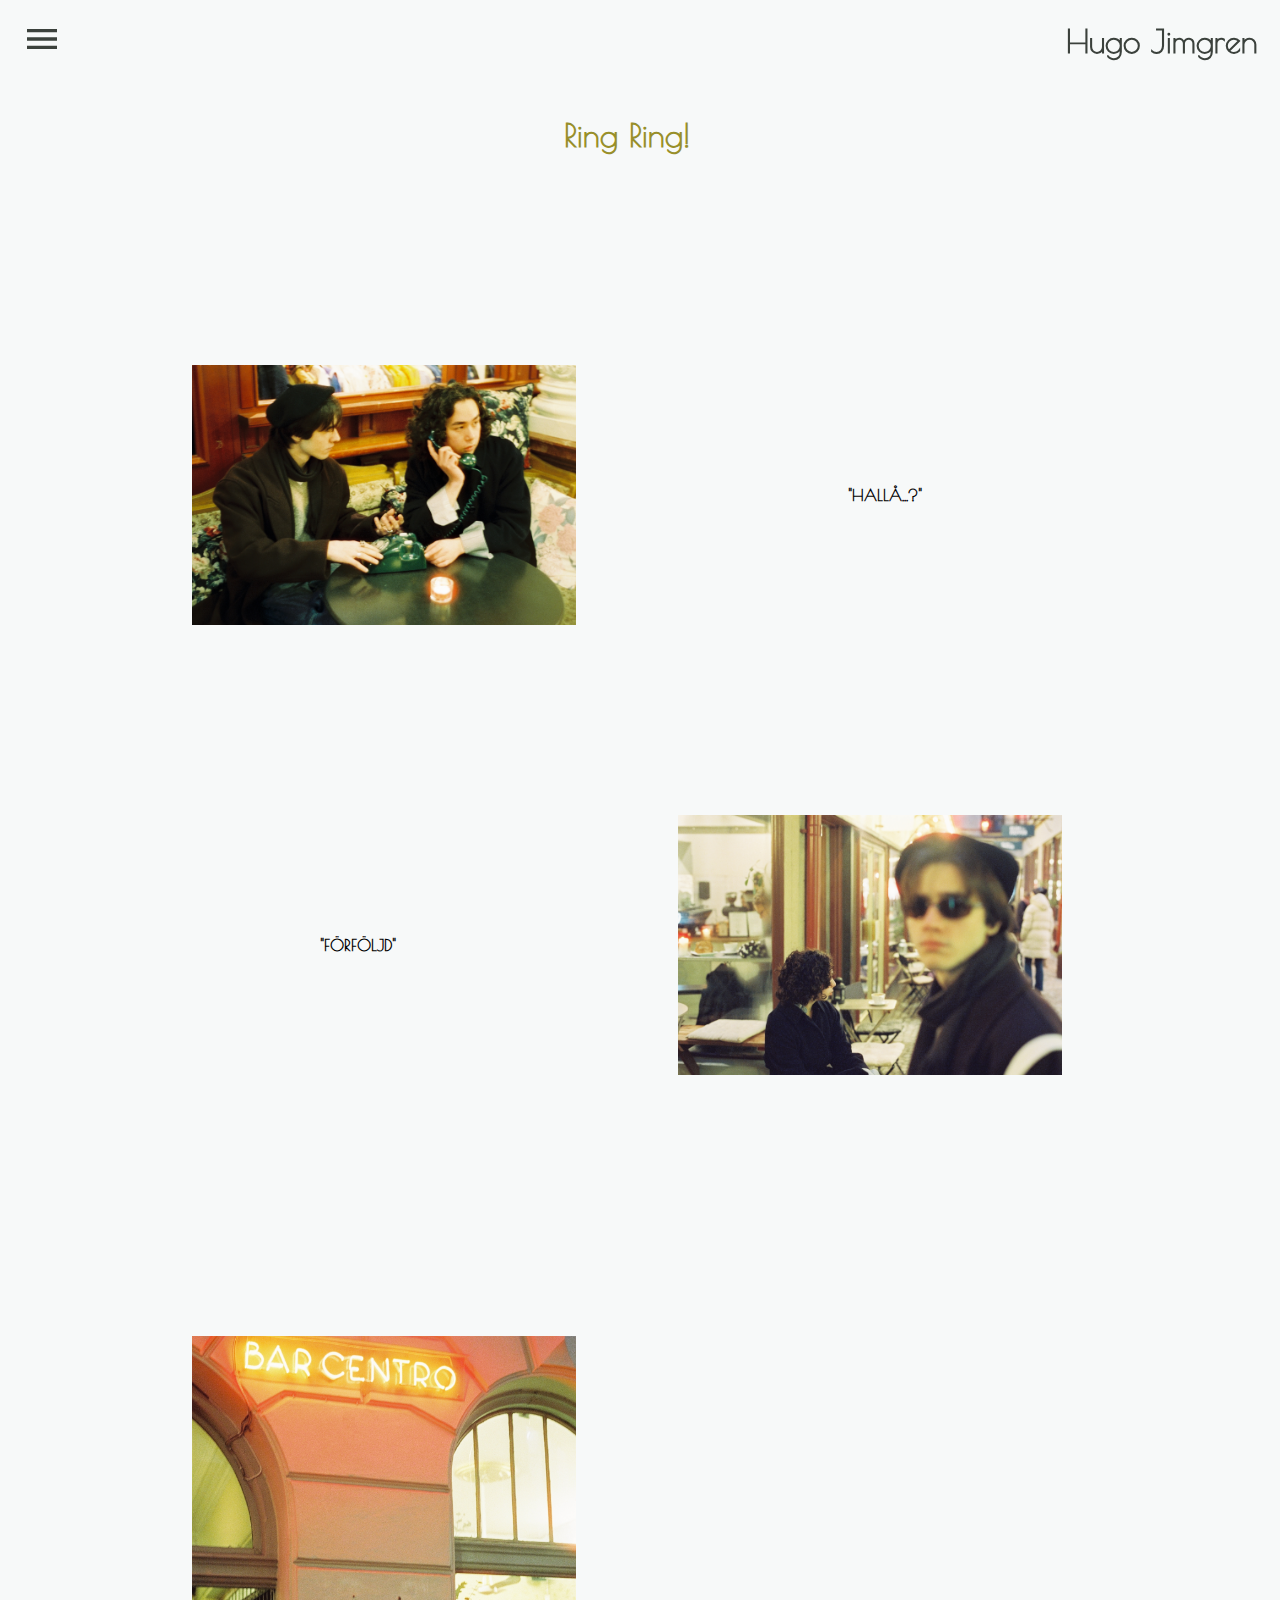
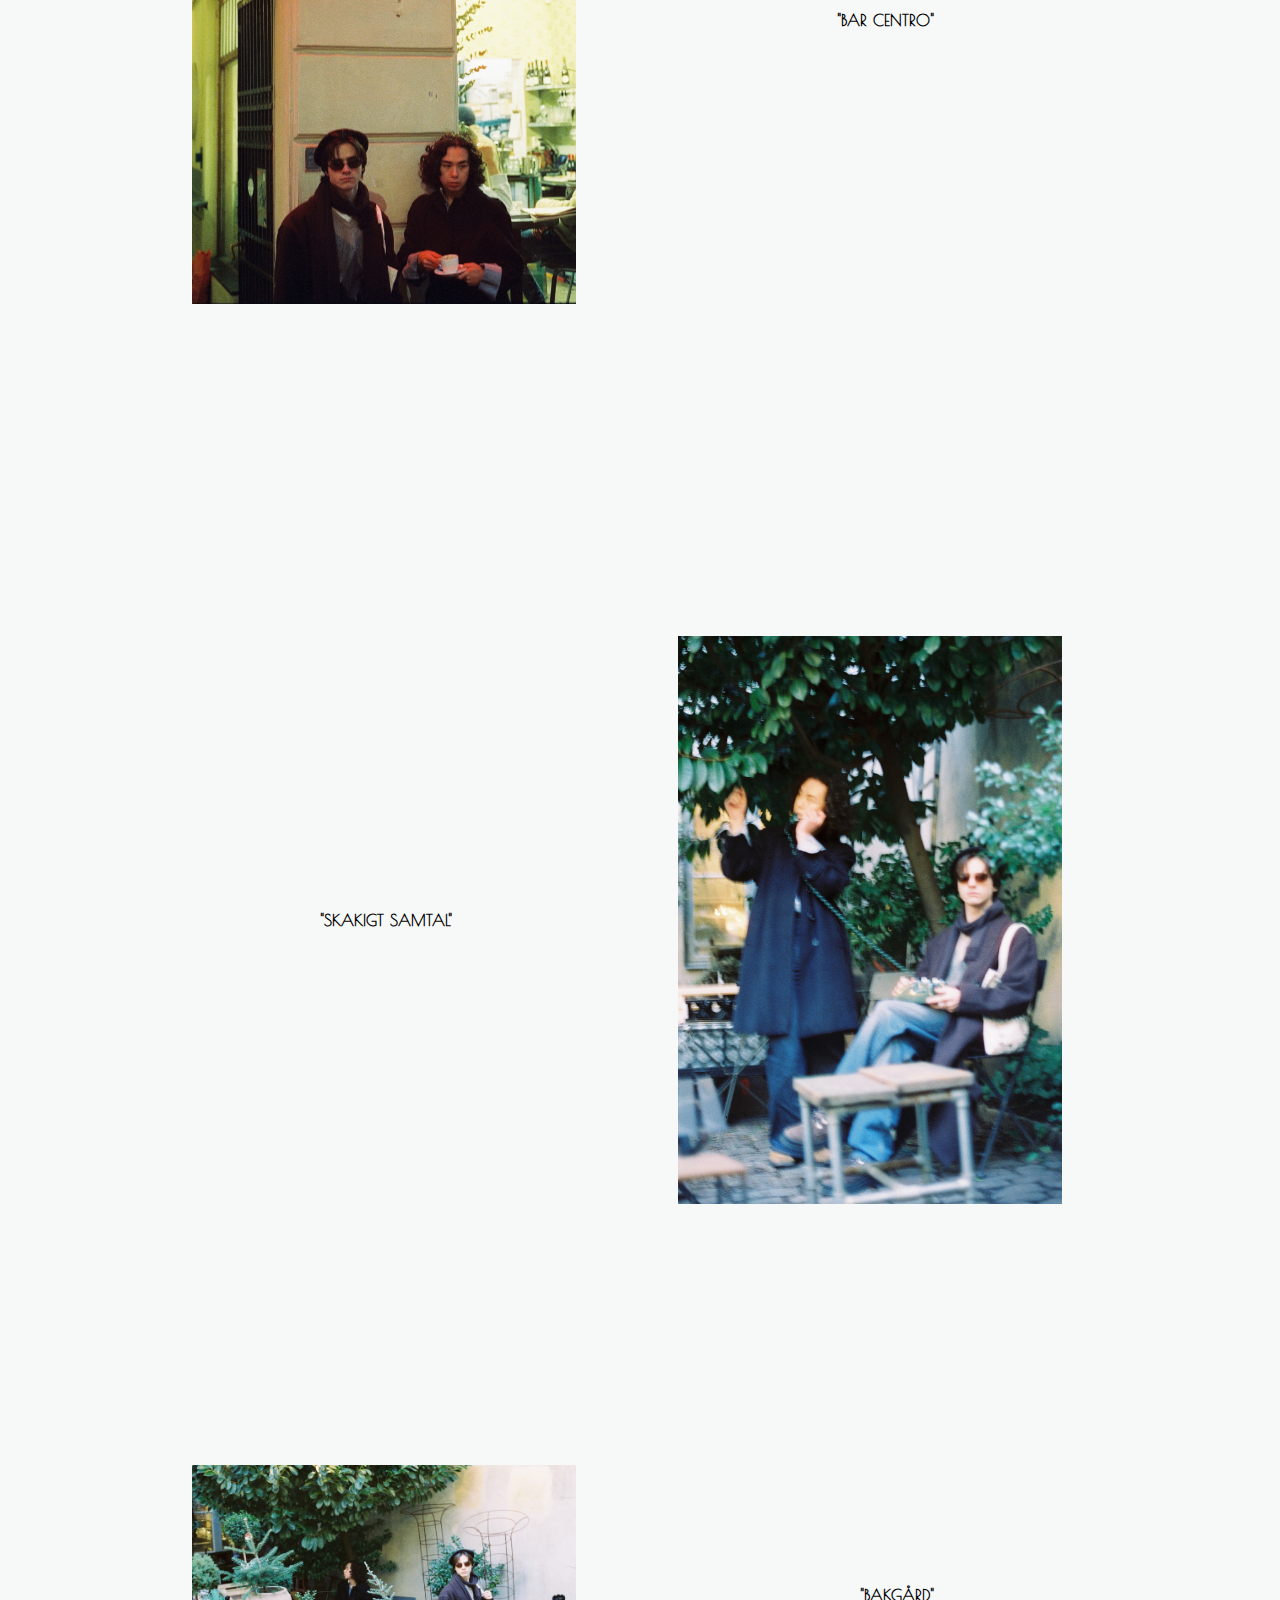
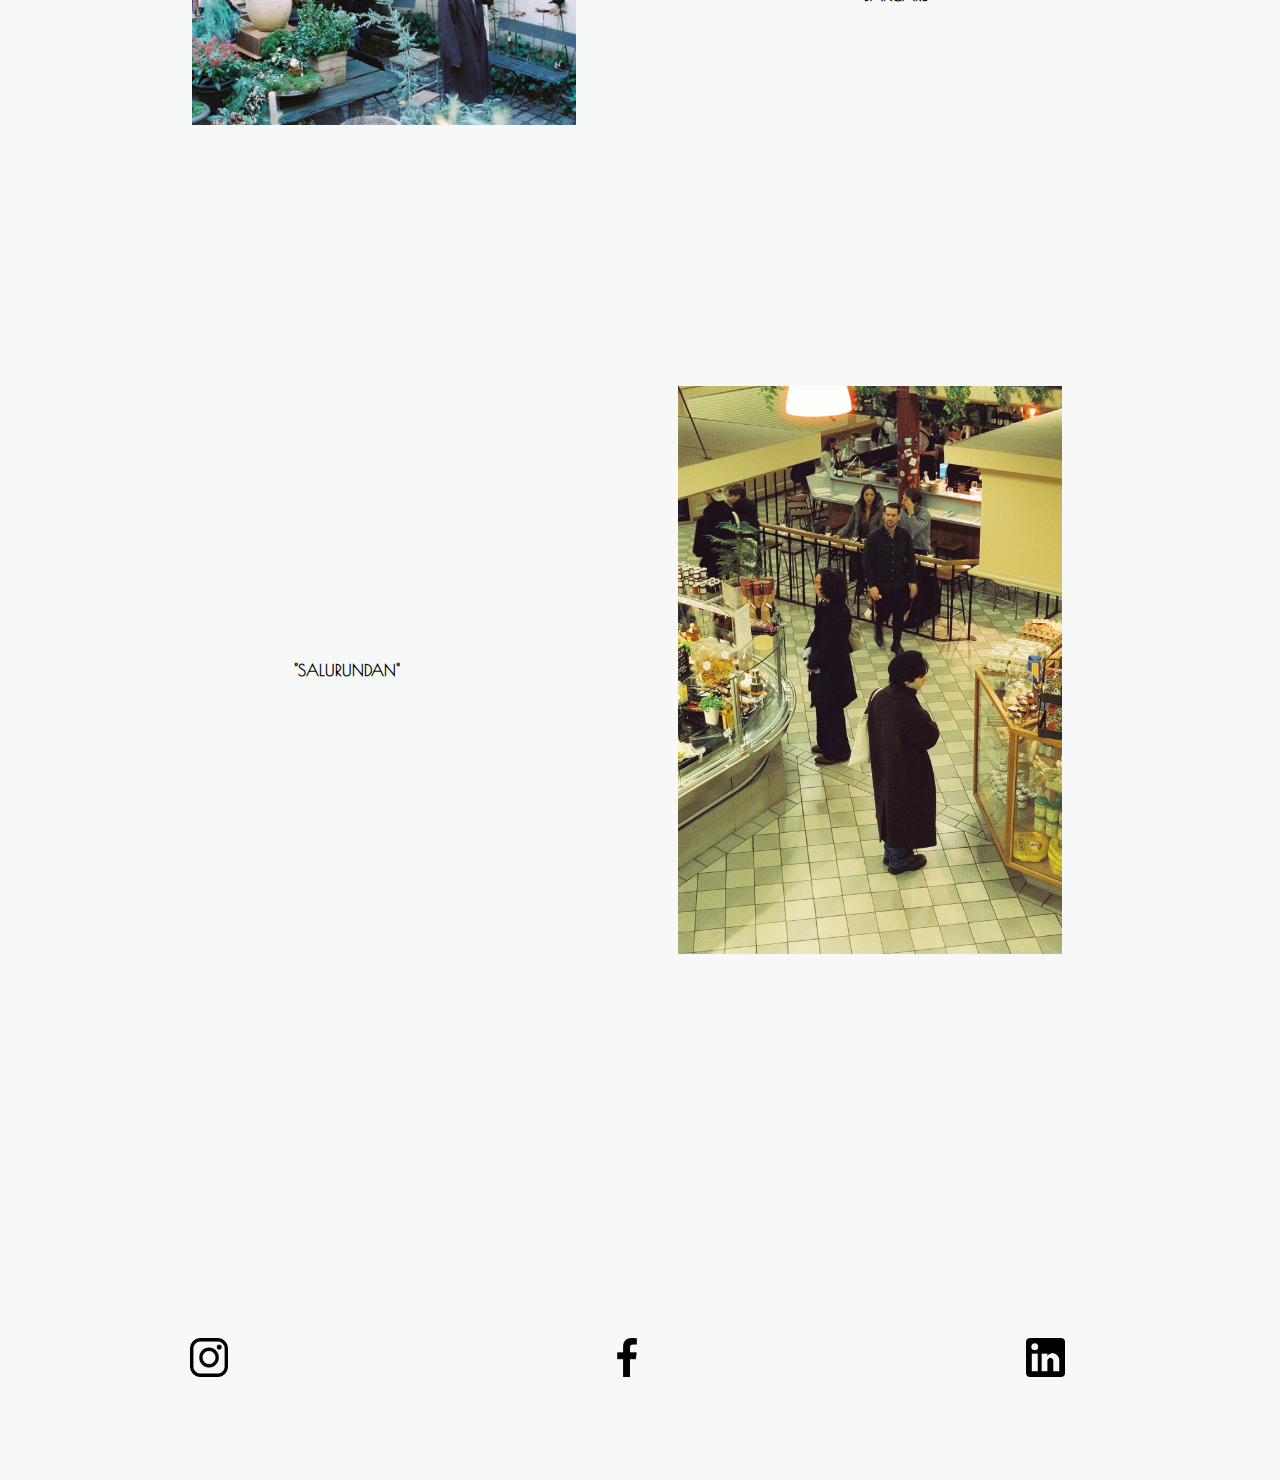
<file: ringring.html>
<!DOCTYPE html>
<html lang="en">
<head>
    <meta charset="UTF-8">
    <meta http-equiv="X-UA-Compatible" content="IE=edge">
    <meta name="viewport" content="width=device-width, initial-scale=1.0">
    <title>Hugo Jimgren</title>
    <link rel="stylesheet" href="css/style.css">
    <link href="https://fonts.googleapis.com/icon?family=Material+Icons" rel="stylesheet">
</head>
<body>
    <nav class="menu">
        <a href="index.html">
            <h2>hem</h2>
        </a>

        <a href="b&w.html">Black & White</a>
        <a href="hiphop.html">HipHop</a>
        <a href="ringring.html">Ring Ring!</a>

        <a href="gear.html">
            <h2>utrustning</h2>
        </a>
    </nav>

    <div class="fade-layer"></div>

    <div class="wrapper2_mobile">
        <header>
            <div class="menu-button">
                <i class="material-icons">menu</i>
            </div>

            <h1>
                Hugo Jimgren
            </h1>
        </header>

        <main class="mn_foto">
            <h3 class="ringrub">Ring Ring!</h3>
            <img class="foto" src="img/R1-08342-0015.JPG" alt="foto">
            <p>"salurundan"</p>
            <img class="foto" src="img/R1-08342-0022.JPG" alt="foto">
            <p>"bar centro"</p>
            <img class="foto" src="img/R1-08342-0026.JPG" alt="foto">
            <p>"förföljd"</p>
            <img class="foto" src="img/R1-08342-0030.JPG" alt="foto">
            <p>"skakigt samtal"</p>
            <img class="foto" src="img/R1-08342-0032.JPG" alt="foto">
            <p>"bakgård"</p>
            <img class="foto" src="img/R1-08342-0034.JPG" alt="foto">
            <p>"hallå...?"</p>
        </main>

        <footer>
            <img class="logo" src="img/87390.png" alt="Instagram">
            <img class="logo" src="img/facebook-app-symbol.png" alt="facebook">
            <img class="logo" src="img/linkedin-logo.png" alt="linkedin">
        </footer>
    </div>

    <div class="wrapper2_desktop">
        <header class="header_color">
            <div class="menu-button2">
                <i class="material-icons">menu</i>
            </div>

            <h1>
                Hugo Jimgren
            </h1>
        </header>

        <div class="hd2">
            <h3 class="ringrub">Ring Ring!</h3>
        </div>

        <div class="isec1">
            <img class="foto" src="img/R1-08342-0034.JPG" alt="foto">
            <p>"hallå...?"</p>
        </div>

        <div class="isec2">
            <p>"förföljd"</p>
            <img class="foto" src="img/R1-08342-0026.JPG" alt="foto">
        </div>

        <div class="isec3">
            <img class="foto" src="img/R1-08342-0022.JPG" alt="foto">
            <p>"bar centro"</p>
        </div>

        <div class="isec4">
            <p>"skakigt samtal"</p>
            <img class="foto" src="img/R1-08342-0030.JPG" alt="foto">
        </div>

        <div class="isec5">
            <img class="foto" src="img/R1-08342-0032.JPG" alt="foto">
            <p>"bakgård"</p>
        </div>

        <div class="isec6">
            <p>"salurundan"</p>
            <img class="foto" src="img/R1-08342-0015.JPG" alt="foto">
        </div>



        <footer>
            <a href="https://www.instagram.com/"><img class="logo" src="img/87390.png" alt="Instagram"></a>
            <a href="https://www.facebook.com/"><img class="logo" src="img/facebook-app-symbol.png" alt="facebook"></a>
            <a href="https://www.linkedin.com/"><img class="logo" src="img/linkedin-logo.png" alt="linkedin"></a>
        </footer>
    </div>

    <script src="js/main.js"></script>
</body>
</html>
</file>
<file: css/style.css>
body,ul{
    margin: 0;
    background-color: rgb(247, 249, 249);
}

@font-face {
    font-family: customFonts;
    src: url(/misc/PoiretOne-Regular.ttf);
    font-weight: normal;
    font-style: normal;
}

.wrapper2_desktop{
    display: none;
}

.menu{
    padding-top: 17%;
    height: 25vh;
    width: 100vw;
    position: fixed;
    top: -45vh;
    transition: top 0.3s;
    box-shadow: 0px 10px 21px -10px rgba(0,0,0,0.75);
    z-index: 10;
    background-color: rgba(247, 249, 249);
    display: flex;
    flex-direction: column;
    align-items: center;
}

.menu-button{
    cursor: pointer;
    display: inline;
}

.menu-button i.material-icons{
    font-size: 2.5rem;
    color: rgb(59, 65, 60);
}

.show{
    top: 0;
}

.fade-layer{
    position: fixed;
    top: 0;
    left: 0;
    right: 0;
    bottom: 0;
    background-color: rgba(0,0,0,0.5);
    display: none;
    z-index: 5;
}

.fade-layer.visible{
    display: block;
}

.wrapper1_desktop{
    display: none;
}

.wrapper1_mobile{
    height: 100vh;
    width: 100vw; 
    display: grid;
    grid-template-rows: 0px 1fr;
    grid-template-areas: 
    'hd'
    'mn'
}

.welcome{
    grid-area: mn;
    background-image: url(../img/R1-09094-0000.JPG);
    background-repeat: no-repeat;
    background-size: cover;
    background-position-x: 50%;
    display: flex;
    justify-content: space-around;
    align-items: flex-end;
    padding-bottom: 8%;
}

header{
    grid-area: hd;
    position: fixed;
    width: 100vw;
    height: 7vh;
    background-color: transparent;
    display: flex;
    align-items: center;
    justify-content: space-around;
    z-index: 10;
    gap: 30%;
    background-color: rgba(247, 249, 249, 0.626);
}

.header_index{
    background-color: transparent;
}

a{
    text-decoration: none;
    color: rgb(59, 65, 60);
    font-family: customFonts;
}

main{
    grid-area: mn;
    display: flex;
}

.mn_foto{
    grid-area: mn;
    display: flex;
    flex-direction: column;
    align-items: center;
    gap: 1vh;
    padding-top: 5vh;
}

.logo{
    width: 10vw;
}

.wrapper2_mobile{
    height: 320vh;
    width: 100vw; 
    display: grid;
    grid-template-rows: 0px 70% 1fr;
    grid-template-areas: 
    'hd'
    'mn'
    'ft'
}

.foto{
    width: 80vw;
}

h1{
    font-size: 2rem;
    color: rgb(59, 65, 60);
    text-transform: capitalize;
    font-family: customFonts;
}

h2{
    color: rgb(59, 65, 60);
    text-transform: capitalize;
    font-family: customFonts;
}

h3{
    font-size: 2rem;
    font-family: customFonts;
}

p{
    font-family: customFonts;
    font-weight: bold;
    text-transform: uppercase;
}

.hiprub{
    color: rgb(65, 157, 120);
}

.ringrub{
    color: rgb(152, 143, 42);
}

.bwrub{
    color: rgb(59, 65, 60);
}

footer{
    grid-area: ft;
    display: flex;
    align-items: flex-end;
    justify-content: space-around;
    padding-bottom: 8%;
}

.wrapper_gear{
    height: 100vh;
    width: 100vw; 
    display: grid;
    grid-template-rows: 0px 30% 60% 1fr;
    grid-template-columns: 100vw;
    grid-template-areas: 
    'hd'
    'sec1'
    'sec2'
    'ft'
}

.sec1{
    grid-area: sec1;
    display: flex;
    justify-content: space-evenly;
    align-items: center;
    padding-top: 10%;
}

#button{
    display: flex;
    justify-content: center;
    align-items: center;
    width: 20vw;
    height: 4vh;
    outline: 1.5px solid rgb(59, 65, 60);
}

.cam_button{
    cursor: pointer;
    display: inline;
}

.film_button{
    cursor: pointer;
    display: inline;
}

.lens_button{
    cursor: pointer;
    display: inline;
}

.sec2{
    grid-area: sec2;
    display: flex;
    justify-content: center;
    padding-top: 2%;
}

.gear_box{
    width: 70vw;
    height: 35vh;
    overflow: hidden;
    display: flex;
    justify-content: center;
}

.gear_img1{
    position: absolute;
    width: 100vw;
    height: auto;
    top: 25vh;
    opacity: 0%;
}

.gear_img2{
    position: absolute;
    width: 100vw;
    height: auto;
    top: 25vh;
    opacity: 0%;
}

.gear_img3{
    position: absolute;
    width: 100vw;
    height: auto;
    top: 30vh;
    opacity: 0%;
}

.gear_img_default{
    position: absolute;
    height: 35vh;
}

.img_show{
    opacity: 100%;
}

@media (min-width: 600px){
    body,ul{
        margin: 0;
        background-color: rgb(247, 249, 249);
    }

    .wrapper2_mobile{
        display: none;
    }
    
    .menu{
        padding-top: 7%;
        height: 10vh;
        width: 100vw;
        position: fixed;
        top: -80vh;
        transition: top 0.3s;
        box-shadow: 0px 10px 21px -10px rgba(0,0,0,0.75);
        z-index: 10;
        background-color: rgb(247, 249, 249);
        display: flex;
        flex-direction: row;
        justify-content: space-around;
    }
    
    .menu-button2{
        cursor: pointer;
        display: inline;
    }

    .menu-button2 i.material-icons{
        font-size: 2.5rem;
        color: rgb(59, 65, 60);
    }
    
    .show{
        top: 0;
    }
    
    .fade-layer{
        position: fixed;
        top: 0;
        left: 0;
        right: 0;
        bottom: 0;
        background-color: rgba(0,0,0,0.5);
        display: none;
        z-index: 5;
    }
    
    .fade-layer.visible{
        display: block;
    }

    .wrapper1_mobile{
        display: none;
    }
    
    .wrapper1_desktop{
        height: 100vh;
        width: 100vw; 
        display: grid;
        grid-template-rows: 0px 1fr;
        grid-template-areas: 
        'hd'
        'mn'
    }
    
    .welcome{
        grid-area: mn;
        background-image: url(../img/R1-09094-0004.JPG);
        background-repeat: no-repeat;
        background-size: cover;
        background-position-x: 50%;
        background-position-y: -240px;
        display: flex;
        justify-content: space-around;
        align-items: flex-end;
        padding-bottom: 2%;
        gap: 25%;
    }
    
    header{
        grid-area: hd;
        position: fixed;
        width: 100vw;
        height: 9vh;
        background-color: transparent;
        display: flex;
        align-items: center;
        justify-content: space-around;
        z-index: 10;
        gap: 75%;
    }

    .header_color{
        background-color: transparent;
    }
    
    a{
        text-decoration: none;
        color: rgb(59, 65, 60);
        font-weight: 500;
    }
    
    .isec1{
        grid-area: isec1;
        display: flex;
        flex-direction: row;  
        justify-content: space-between;
        align-items: center;
        padding-left: 15vw;
        padding-right: 26vw;
        
    }

    .isec2{
        grid-area: isec2;
        display: flex;
        flex-direction: row;
        justify-content: space-between;
        align-items: center;
        padding-left: 25vw;
        padding-right: 15vw;
        
    }

    .isec3{
        grid-area: isec3;
        display: flex;
        flex-direction: row;
        justify-content: space-between;
        align-items: center;
        padding-left: 15vw;
        padding-right: 25vw;
        
    }

    .isec4{
        grid-area: isec4;
        display: flex;
        flex-direction: row;
        justify-content: space-between;
        align-items: center;
        padding-left: 25vw;
        padding-right: 15vw;
        
    }

    .isec5{
        grid-area: isec5;
        display: flex;
        flex-direction: row;
        justify-content: space-between;
        align-items: center;
        padding-left: 15vw;
        padding-right: 25vw;
        
    }

    .isec6{
        grid-area: isec6;
        display: flex;
        flex-direction: row;
        justify-content: space-between;
        align-items: center;
        padding-left: 23vw;
        padding-right: 15vw;
        
    }

    .hd2{
        grid-area: hd2;
        display: flex;
    }
    
    .logo{
        width: 3vw;
    }
    
    .wrapper2_desktop{
        height: 520vh;
        width: 98vw; 
        display: grid;
        grid-template-rows: 0px 30vh 50vh 50vh 100vh 100vh 50vh 100vh 1fr;
        grid-template-areas: 
        'hd'
        'hd2'
        'isec1'
        'isec2'
        'isec3'
        'isec4'
        'isec5'
        'isec6'
        'ft'
    }
    
    .foto{
        width: 30vw;
        transition: 0.5s;
    }

    .foto:hover{
        transition: 0.3s;
        width: 32.5vw;
    }
    
    h1{
        font-size: 2rem;
        color: rgb(59, 65, 60);
        text-transform: capitalize;
        font-family: customFonts;
    }
    
    h2{
        color: rgb(59, 65, 60);
        text-transform: capitalize;
    }
    
    h3{
        font-size: 2rem;
    }
    
    .hiprub{
        color: rgb(65, 157, 120);
        margin: auto;
    }
    
    .ringrub{
        color: rgb(152, 143, 42);
        margin: auto;
    }
    
    .bwrub{
        color: rgb(59, 65, 60);
        margin: auto;
    }
    
    footer{
        grid-area: ft;
        display: flex;
        align-items: flex-end;
        justify-content: space-around;
    }
    
    .wrapper_gear{
        height: 100vh;
        width: 100vw; 
        display: grid;
        grid-template-rows: 0px 30% 50% 5%;
        grid-template-areas: 
        'hd'
        'sec1'
        'sec2'
        'ft'
    }
    
    .sec1{
        grid-area: sec1;
        display: flex;
        justify-content: space-evenly;
        align-items: center;
    }
    
    #button{
        display: flex;
        justify-content: center;
        align-items: center;
        width: 8vw;
        height: 4vh;
        outline: 1.5px solid rgb(59, 65, 60);
    }
    
    .cam_button{
        cursor: pointer;
        display: inline;
    }
    
    .film_button{
        cursor: pointer;
        display: inline;
    }
    
    .lens_button{
        cursor: pointer;
        display: inline;
    }
    
    .sec2{
        grid-area: sec2;
        display: flex;
        justify-content: center;
        padding-top: 2%;
    }
    
    .gear_box{
        width: 70vw;
        height: 35vh;
        overflow: hidden;
        display: flex;
        justify-content: center;
    }
    
    .gear_img1{
        position: absolute;
        height: 45vh;
        width: auto;
        top: 25vh;
        opacity: 0%;
    }
    
    .gear_img2{
        position: absolute;
        height: 50vh;
        width: auto;
        top: 25vh;
        opacity: 0%;
    }
    
    .gear_img3{
        position: absolute;
        height: 45vh;
        width: auto;
        top: 30vh;
        opacity: 0%;
    }
    
    .gear_img_default{
        position: absolute;
        height: 35vh;
    }
    
    .img_show{
        opacity: 100%;
    }
}
</file>
